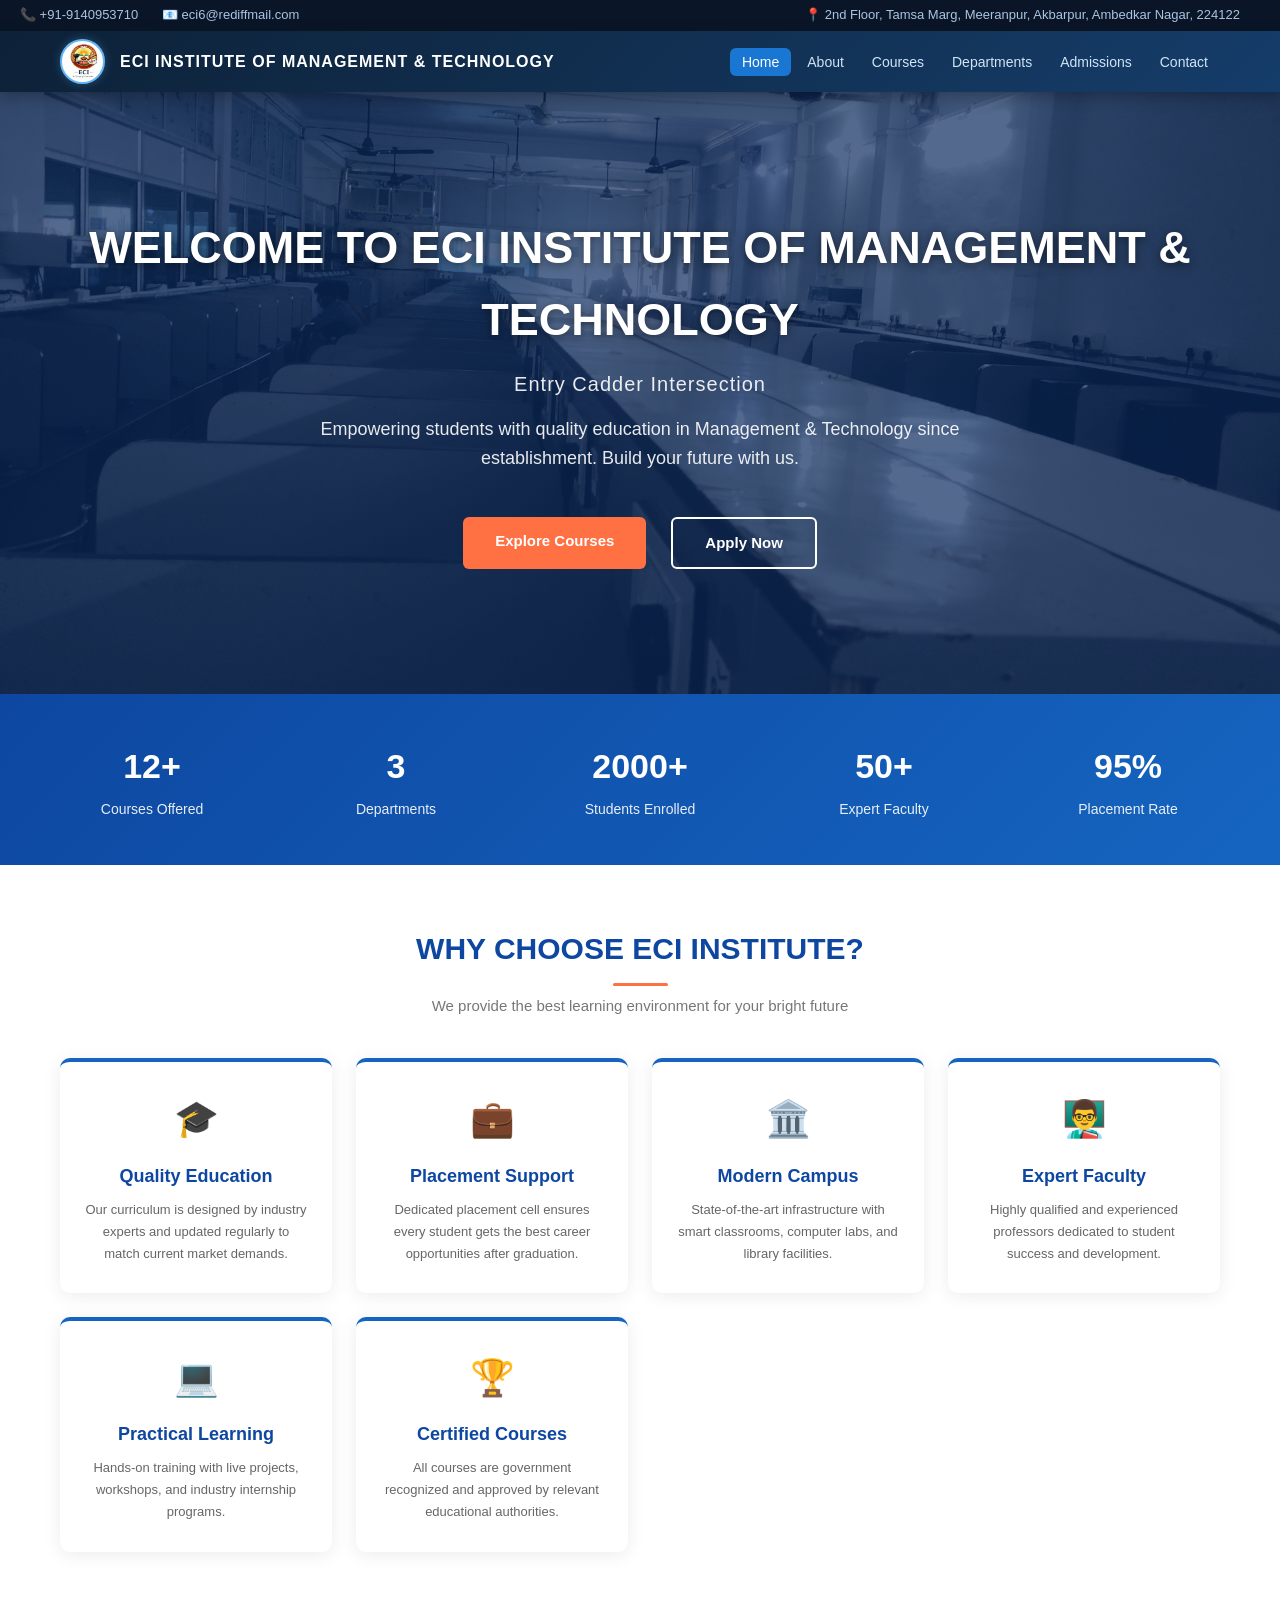
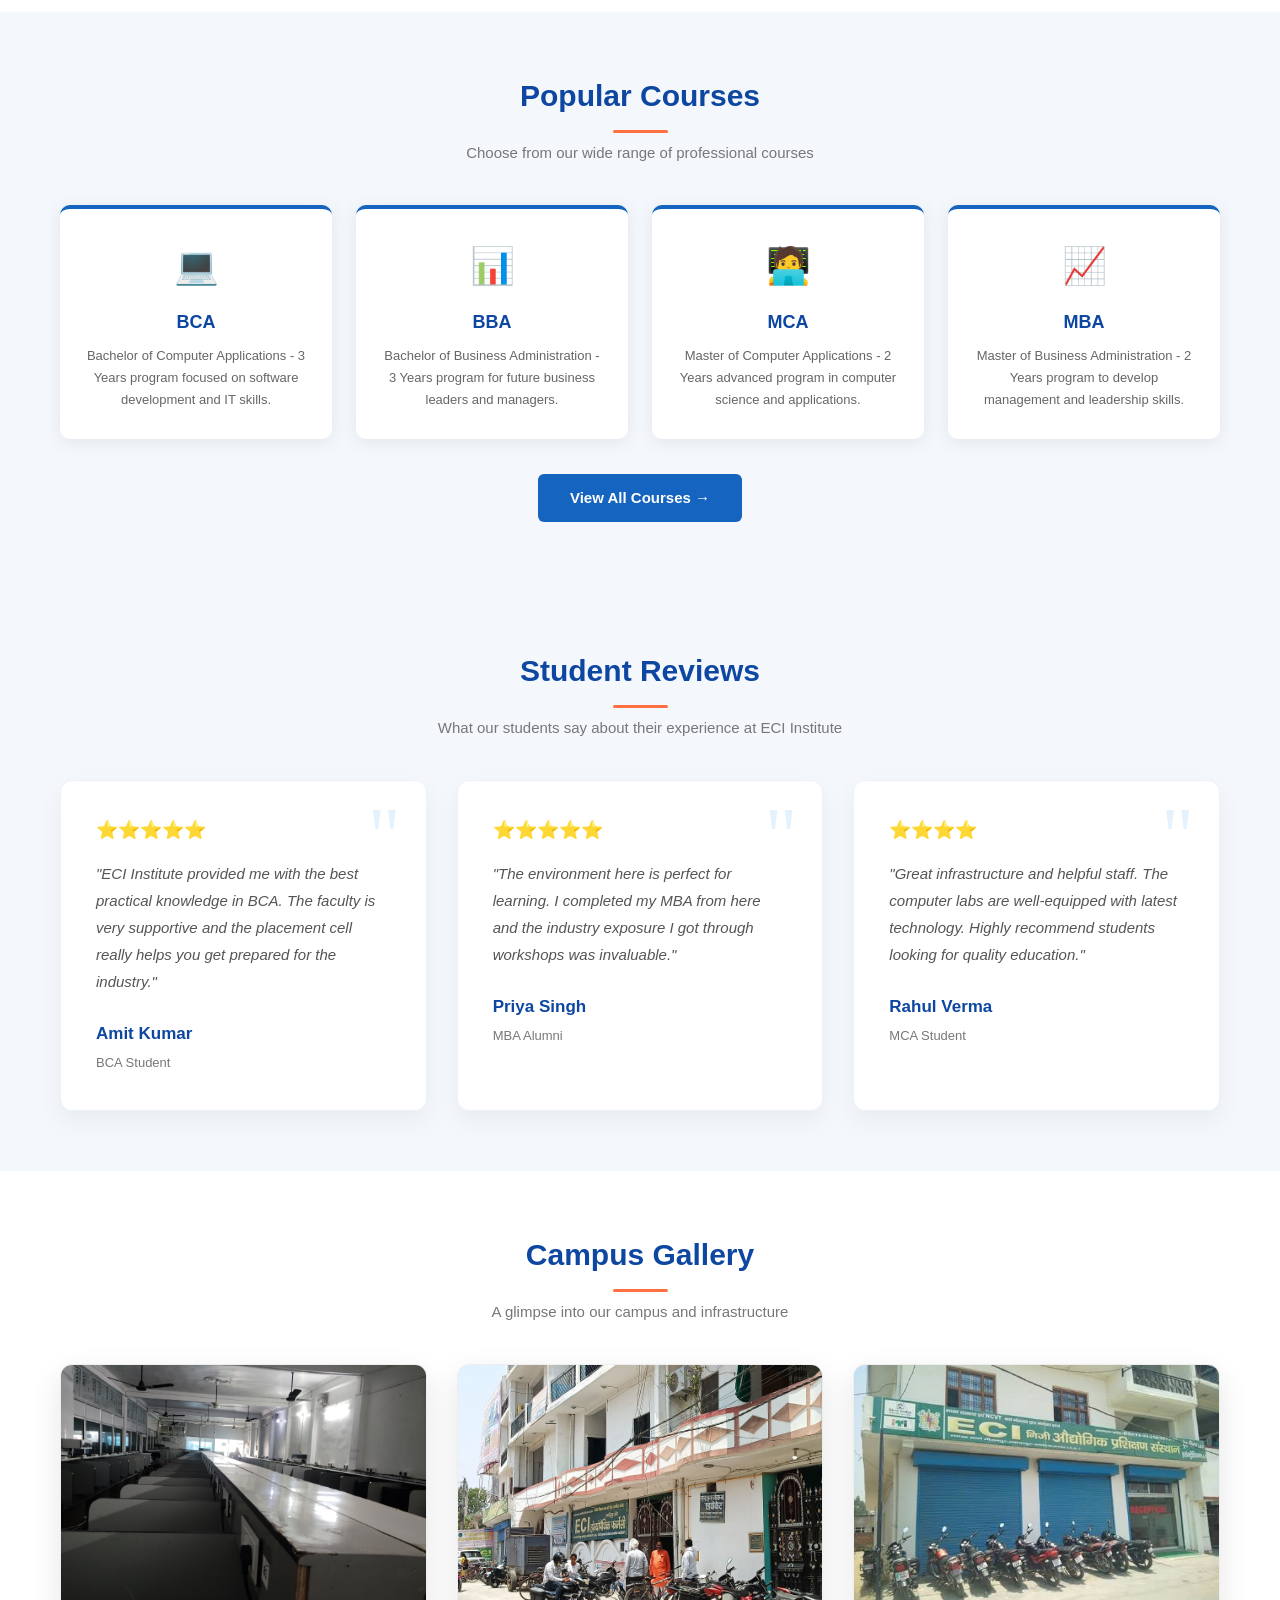
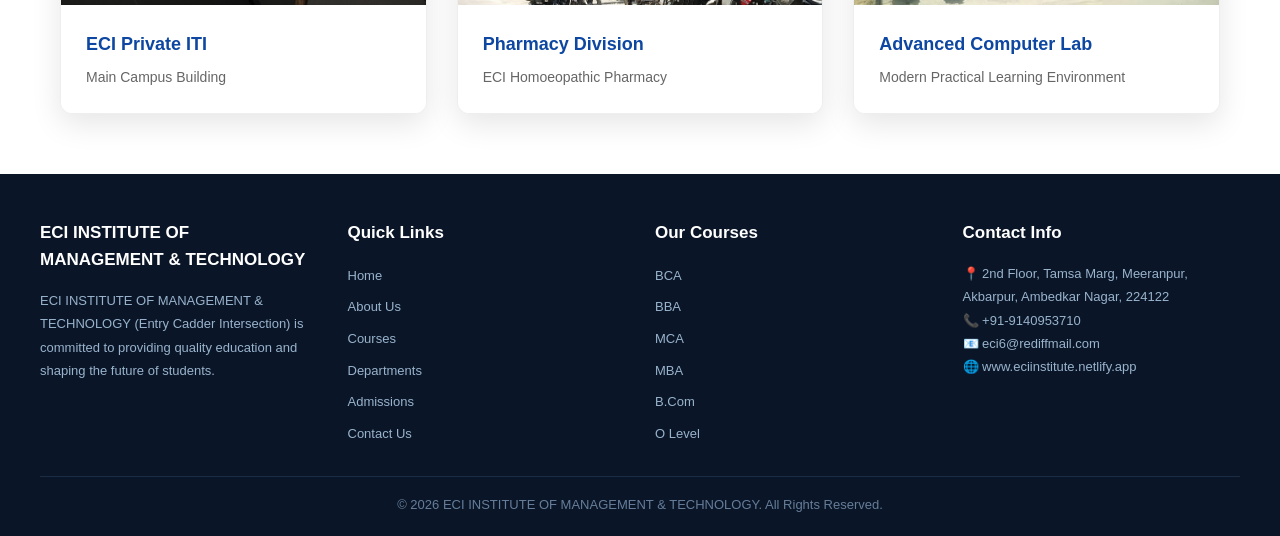
<file: index.html>
<!DOCTYPE html>
<html lang="en">
<head>
    <meta charset="UTF-8">
    <meta name="viewport" content="width=device-width, initial-scale=1.0">
    <title>ECI INSTITUTE OF MANAGEMENT & TECHNOLOGY</title>
    <link rel="stylesheet" href="style.css">
</head>
<body>

    <!-- Top Bar -->
    <div class="top-bar">
        <div>
            <span>📞 +91-9140953710</span>
            <span>📧 eci6@rediffmail.com</span>
        </div>
        <div>
            <span>📍 2nd Floor, Tamsa Marg, Meeranpur, Akbarpur, Ambedkar Nagar, 224122</span>
        </div>
    </div>

    <!-- Header -->
    <header>
        <div class="header-container">
            <a href="index.html" class="logo">
                <img src="images/logo.jpg" alt="ECI Logo">
                <div class="logo-text">
                    <h1>ECI INSTITUTE OF MANAGEMENT & TECHNOLOGY</h1>
                </div>
            </a>
            <div class="burger-menu" id="burger">
                <span></span>
                <span></span>
                <span></span>
            </div>
            <nav>
                <ul>
                    <li><a href="index.html" class="active">Home</a></li>
                    <li><a href="about.html">About</a></li>
                    <li><a href="courses.html">Courses</a></li>
                    <li><a href="departments.html">Departments</a></li>
                    <li><a href="admissions.html">Admissions</a></li>
                    <li><a href="contact.html">Contact</a></li>
                </ul>
            </nav>
        </div>
    </header>

    <!-- Hero Section -->
    <section class="hero" style="background: linear-gradient(rgba(10, 42, 94, 0.7), rgba(10, 42, 94, 0.7)), url('images/iti-building.jpg'); background-size: cover; background-position: center;">
        <h2>WELCOME TO ECI INSTITUTE OF MANAGEMENT & TECHNOLOGY</h2>
        <h3>Entry Cadder Intersection</h3>
        <p>Empowering students with quality education in Management & Technology since establishment. Build your future with us.</p>
        <div class="hero-btns">
            <a href="courses.html" class="btn btn-primary">Explore Courses</a>
            <a href="admissions.html" class="btn btn-outline">Apply Now</a>
        </div>
    </section>

    <!-- Stats Bar -->
    <div class="stats-bar">
        <div class="stats-grid">
            <div class="stat-item">
                <h3>12+</h3>
                <p>Courses Offered</p>
            </div>
            <div class="stat-item">
                <h3>3</h3>
                <p>Departments</p>
            </div>
            <div class="stat-item">
                <h3>2000+</h3>
                <p>Students Enrolled</p>
            </div>
            <div class="stat-item">
                <h3>50+</h3>
                <p>Expert Faculty</p>
            </div>
            <div class="stat-item">
                <h3>95%</h3>
                <p>Placement Rate</p>
            </div>
        </div>
    </div>

    <!-- Why Choose Us -->
    <div class="section">
        <div class="section-title">
            <h2>WHY CHOOSE ECI INSTITUTE?</h2>
            <p>We provide the best learning environment for your bright future</p>
        </div>
        <div class="card-grid">
            <div class="card">
                <div class="icon">🎓</div>
                <h3>Quality Education</h3>
                <p>Our curriculum is designed by industry experts and updated regularly to match current market demands.</p>
            </div>
            <div class="card">
                <div class="icon">💼</div>
                <h3>Placement Support</h3>
                <p>Dedicated placement cell ensures every student gets the best career opportunities after graduation.</p>
            </div>
            <div class="card">
                <div class="icon">🏛️</div>
                <h3>Modern Campus</h3>
                <p>State-of-the-art infrastructure with smart classrooms, computer labs, and library facilities.</p>
            </div>
            <div class="card">
                <div class="icon">👨‍🏫</div>
                <h3>Expert Faculty</h3>
                <p>Highly qualified and experienced professors dedicated to student success and development.</p>
            </div>
            <div class="card">
                <div class="icon">💻</div>
                <h3>Practical Learning</h3>
                <p>Hands-on training with live projects, workshops, and industry internship programs.</p>
            </div>
            <div class="card">
                <div class="icon">🏆</div>
                <h3>Certified Courses</h3>
                <p>All courses are government recognized and approved by relevant educational authorities.</p>
            </div>
        </div>
    </div>

    <div class="section-gray">
        <div class="section" style="padding-top:60px; padding-bottom:60px;">
            <div class="section-title">
                <h2>Popular Courses</h2>
                <p>Choose from our wide range of professional courses</p>
            </div>
            <div class="card-grid">
                <div class="card">
                    <div class="icon">💻</div>
                    <h3>BCA</h3>
                    <p>Bachelor of Computer Applications - 3 Years program focused on software development and IT skills.</p>
                </div>
                <div class="card">
                    <div class="icon">📊</div>
                    <h3>BBA</h3>
                    <p>Bachelor of Business Administration - 3 Years program for future business leaders and managers.</p>
                </div>
                <div class="card">
                    <div class="icon">🧑‍💻</div>
                    <h3>MCA</h3>
                    <p>Master of Computer Applications - 2 Years advanced program in computer science and applications.</p>
                </div>
                <div class="card">
                    <div class="icon">📈</div>
                    <h3>MBA</h3>
                    <p>Master of Business Administration - 2 Years program to develop management and leadership skills.</p>
                </div>
            </div>
            <div style="text-align:center; margin-top:30px;">
                <a href="courses.html" class="btn btn-blue">View All Courses →</a>
            </div>
        </div>
    </div>

    <!-- Student Reviews Section -->
    <div class="section-gray">
        <div class="section">
            <div class="section-title">
                <h2>Student Reviews</h2>
                <p>What our students say about their experience at ECI Institute</p>
            </div>
            <div class="review-grid">
                <div class="review-card">
                    <div class="review-stars">⭐⭐⭐⭐⭐</div>
                    <p class="review-text">"ECI Institute provided me with the best practical knowledge in BCA. The faculty is very supportive and the placement cell really helps you get prepared for the industry."</p>
                    <div class="review-author">
                        <h4>Amit Kumar</h4>
                        <span>BCA Student</span>
                    </div>
                </div>
                <div class="review-card">
                    <div class="review-stars">⭐⭐⭐⭐⭐</div>
                    <p class="review-text">"The environment here is perfect for learning. I completed my MBA from here and the industry exposure I got through workshops was invaluable."</p>
                    <div class="review-author">
                        <h4>Priya Singh</h4>
                        <span>MBA Alumni</span>
                    </div>
                </div>
                <div class="review-card">
                    <div class="review-stars">⭐⭐⭐⭐</div>
                    <p class="review-text">"Great infrastructure and helpful staff. The computer labs are well-equipped with latest technology. Highly recommend students looking for quality education."</p>
                    <div class="review-author">
                        <h4>Rahul Verma</h4>
                        <span>MCA Student</span>
                    </div>
                </div>
            </div>
        </div>
    </div>

    <!-- Gallery Section -->
    <div class="section">
        <div class="section-title">
            <h2>Campus Gallery</h2>
            <p>A glimpse into our campus and infrastructure</p>
        </div>
        <div class="gallery-grid">
            <div class="gallery-item">
                <div class="gallery-img-container">
                    <img src="images/iti-building.jpg" alt="ECI Private ITI Campus">
                </div>
                <div class="gallery-info">
                    <h4>ECI Private ITI</h4>
                    <p>Main Campus Building</p>
                </div>
            </div>
            <div class="gallery-item">
                <div class="gallery-img-container">
                    <img src="images/pharmacy.jpg" alt="ECI Homeopathic Pharmacy">
                </div>
                <div class="gallery-info">
                    <h4>Pharmacy Division</h4>
                    <p>ECI Homoeopathic Pharmacy</p>
                </div>
            </div>
            <div class="gallery-item">
                <div class="gallery-img-container">
                    <img src="images/lab.jpg" alt="ECI Computer Lab">
                </div>
                <div class="gallery-info">
                    <h4>Advanced Computer Lab</h4>
                    <p>Modern Practical Learning Environment</p>
                </div>
            </div>
        </div>
    </div>

    <!-- Footer -->
    <footer>
        <div class="footer-grid">
            <div class="footer-col">
                <h3>ECI INSTITUTE OF MANAGEMENT & TECHNOLOGY</h3>
                <p>ECI INSTITUTE OF MANAGEMENT & TECHNOLOGY (Entry Cadder Intersection) is committed to providing quality education and shaping the future of students.</p>
            </div>
            <div class="footer-col">
                <h3>Quick Links</h3>
                <ul>
                    <li><a href="index.html">Home</a></li>
                    <li><a href="about.html">About Us</a></li>
                    <li><a href="courses.html">Courses</a></li>
                    <li><a href="departments.html">Departments</a></li>
                    <li><a href="admissions.html">Admissions</a></li>
                    <li><a href="contact.html">Contact Us</a></li>
                </ul>
            </div>
            <div class="footer-col">
                <h3>Our Courses</h3>
                <ul>
                    <li><a href="courses.html">BCA</a></li>
                    <li><a href="courses.html">BBA</a></li>
                    <li><a href="courses.html">MCA</a></li>
                    <li><a href="courses.html">MBA</a></li>
                    <li><a href="courses.html">B.Com</a></li>
                    <li><a href="courses.html">O Level</a></li>
                </ul>
            </div>
            <div class="footer-col">
                <h3>Contact Info</h3>
                <p>📍 2nd Floor, Tamsa Marg, Meeranpur, Akbarpur, Ambedkar Nagar, 224122</p>
                <p>📞 +91-9140953710</p>
                <p>📧 eci6@rediffmail.com</p>
                <p>🌐 www.eciinstitute.netlify.app</p>
            </div>
        </div>
        <div class="footer-bottom">
            <p>&copy; 2026 ECI INSTITUTE OF MANAGEMENT & TECHNOLOGY. All Rights Reserved.</p>
        </div>
    </footer>

    <!-- Lightbox Modal -->
    <div id="lightbox" class="lightbox">
        <span class="close-lightbox">&times;</span>
        <img class="lightbox-content" id="lightbox-img">
    </div>

    <script>
        const burger = document.getElementById('burger');
        const nav = document.querySelector('nav');

        burger.addEventListener('click', () => {
            burger.classList.toggle('active');
            nav.classList.toggle('active');
        });

        // Close menu when clicking a link
        document.querySelectorAll('nav a').forEach(link => {
            link.addEventListener('click', () => {
                burger.classList.remove('active');
                nav.classList.remove('active');
            });
        });

        // Lightbox Functionality
        const lightbox = document.getElementById('lightbox');
        const lightboxImg = document.getElementById('lightbox-img');
        const closeBtn = document.querySelector('.close-lightbox');

        document.querySelectorAll('.gallery-img-container img').forEach(img => {
            img.style.cursor = 'zoom-in';
            img.addEventListener('click', () => {
                lightbox.style.display = 'flex';
                lightboxImg.src = img.src;
            });
        });

        closeBtn.addEventListener('click', () => {
            lightbox.style.display = 'none';
        });

        lightbox.addEventListener('click', (e) => {
            if (e.target !== lightboxImg) {
                lightbox.style.display = 'none';
            }
        });
    </script>
</body>
</html>
</file>
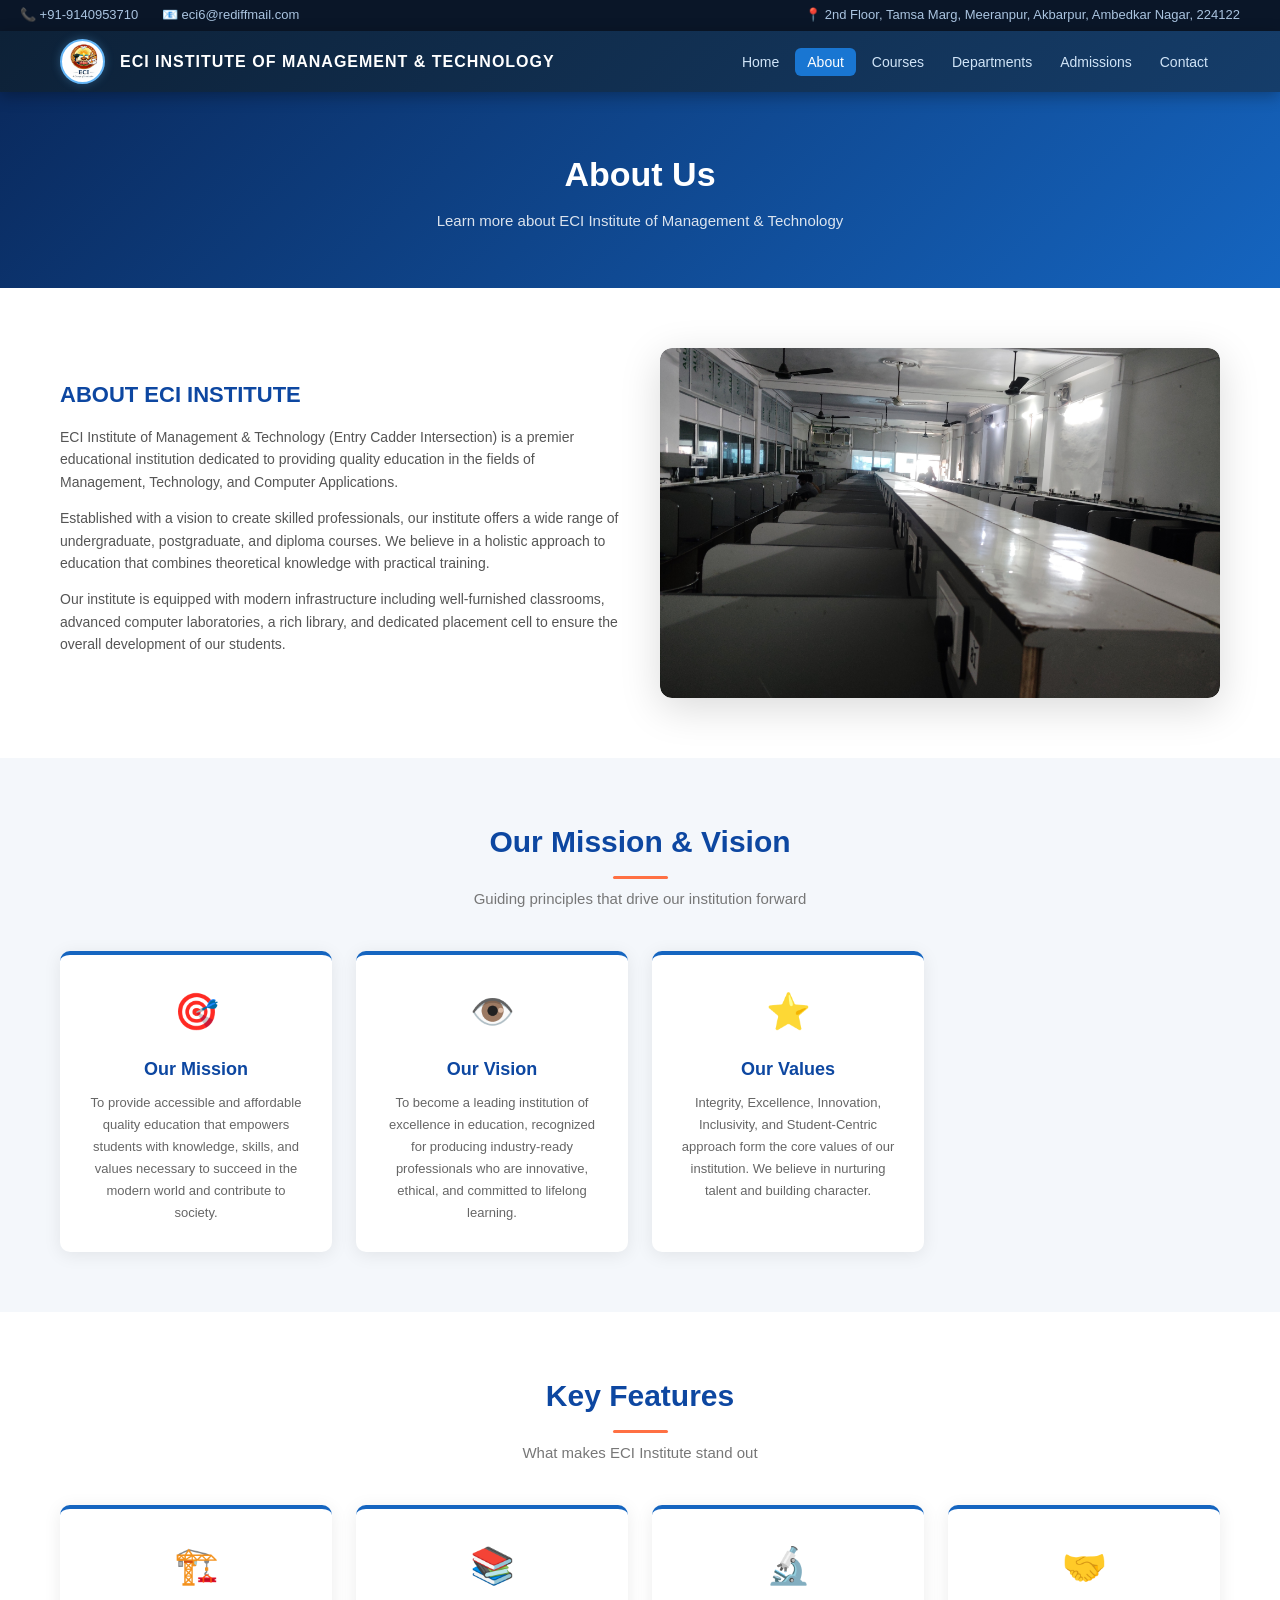
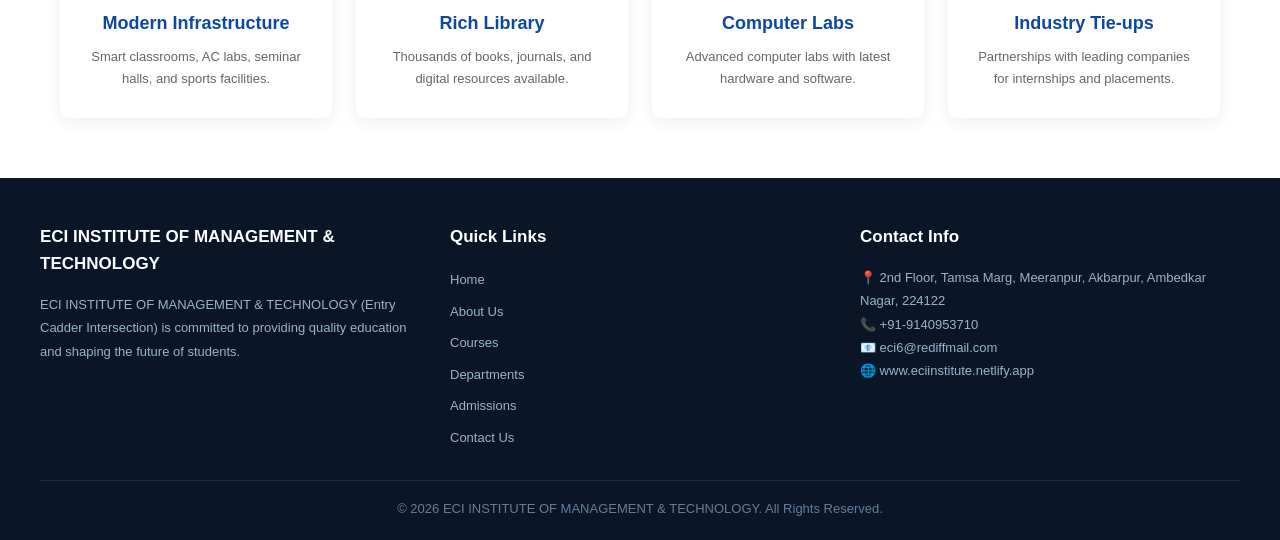
<file: about.html>
<!DOCTYPE html>
<html lang="en">
<head>
    <meta charset="UTF-8">
    <meta name="viewport" content="width=device-width, initial-scale=1.0">
    <title>ABOUT US - ECI INSTITUTE OF MANAGEMENT & TECHNOLOGY</title>
    <link rel="stylesheet" href="style.css">
</head>
<body>

    <!-- Top Bar -->
    <div class="top-bar">
        <div>
            <span>📞 +91-9140953710</span>
            <span>📧 eci6@rediffmail.com</span>
        </div>
        <div>
            <span>📍 2nd Floor, Tamsa Marg, Meeranpur, Akbarpur, Ambedkar Nagar, 224122</span>
        </div>
    </div>

    <!-- Header -->
    <header>
        <div class="header-container">
            <a href="index.html" class="logo">
                <img src="images/logo.jpg" alt="ECI Logo">
                <div class="logo-text">
                    <h1>ECI INSTITUTE OF MANAGEMENT & TECHNOLOGY</h1>
                </div>
            </a>
            <div class="burger-menu" id="burger">
                <span></span>
                <span></span>
                <span></span>
            </div>
            <nav>
                <ul>
                    <li><a href="index.html">Home</a></li>
                    <li><a href="about.html" class="active">About</a></li>
                    <li><a href="courses.html">Courses</a></li>
                    <li><a href="departments.html">Departments</a></li>
                    <li><a href="admissions.html">Admissions</a></li>
                    <li><a href="contact.html">Contact</a></li>
                </ul>
            </nav>
        </div>
    </header>

    <!-- Page Banner -->
    <section class="page-banner">
        <h2>About Us</h2>
        <p>Learn more about ECI Institute of Management & Technology</p>
    </section>

    <!-- About Content -->
    <div class="section">
        <div class="about-grid">
            <div class="about-text">
                <h3>ABOUT ECI INSTITUTE</h3>
                <p>ECI Institute of Management & Technology (Entry Cadder Intersection) is a premier educational institution dedicated to providing quality education in the fields of Management, Technology, and Computer Applications.</p>
                <p>Established with a vision to create skilled professionals, our institute offers a wide range of undergraduate, postgraduate, and diploma courses. We believe in a holistic approach to education that combines theoretical knowledge with practical training.</p>
                <p>Our institute is equipped with modern infrastructure including well-furnished classrooms, advanced computer laboratories, a rich library, and dedicated placement cell to ensure the overall development of our students.</p>
            </div>
            <div class="about-img-box" style="background: none; height: auto; padding: 0; box-shadow: 0 10px 40px rgba(0,0,0,0.15); overflow: hidden;">
                <img src="images/iti-building.jpg" alt="ECI Private ITI Campus" style="width: 100%; height: 350px; object-fit: cover; border-radius: 12px; display: block;">
            </div>
        </div>
    </div>

    <!-- Mission & Vision -->
    <div class="section-gray">
        <div class="section">
            <div class="section-title">
                <h2>Our Mission & Vision</h2>
                <p>Guiding principles that drive our institution forward</p>
            </div>
            <div class="card-grid">
                <div class="card">
                    <div class="icon">🎯</div>
                    <h3>Our Mission</h3>
                    <p>To provide accessible and affordable quality education that empowers students with knowledge, skills, and values necessary to succeed in the modern world and contribute to society.</p>
                </div>
                <div class="card">
                    <div class="icon">👁️</div>
                    <h3>Our Vision</h3>
                    <p>To become a leading institution of excellence in education, recognized for producing industry-ready professionals who are innovative, ethical, and committed to lifelong learning.</p>
                </div>
                <div class="card">
                    <div class="icon">⭐</div>
                    <h3>Our Values</h3>
                    <p>Integrity, Excellence, Innovation, Inclusivity, and Student-Centric approach form the core values of our institution. We believe in nurturing talent and building character.</p>
                </div>
            </div>
        </div>
    </div>

    <!-- Key Features -->
    <div class="section">
        <div class="section-title">
            <h2>Key Features</h2>
            <p>What makes ECI Institute stand out</p>
        </div>
        <div class="card-grid">
            <div class="card">
                <div class="icon">🏗️</div>
                <h3>Modern Infrastructure</h3>
                <p>Smart classrooms, AC labs, seminar halls, and sports facilities.</p>
            </div>
            <div class="card">
                <div class="icon">📚</div>
                <h3>Rich Library</h3>
                <p>Thousands of books, journals, and digital resources available.</p>
            </div>
            <div class="card">
                <div class="icon">🔬</div>
                <h3>Computer Labs</h3>
                <p>Advanced computer labs with latest hardware and software.</p>
            </div>
            <div class="card">
                <div class="icon">🤝</div>
                <h3>Industry Tie-ups</h3>
                <p>Partnerships with leading companies for internships and placements.</p>
            </div>
        </div>
    </div>

    <!-- Footer -->
    <footer>
        <div class="footer-grid">
            <div class="footer-col">
                <h3>ECI INSTITUTE OF MANAGEMENT & TECHNOLOGY</h3>
                <p>ECI INSTITUTE OF MANAGEMENT & TECHNOLOGY (Entry Cadder Intersection) is committed to providing quality education and shaping the future of students.</p>
            </div>
            <div class="footer-col">
                <h3>Quick Links</h3>
                <ul>
                    <li><a href="index.html">Home</a></li>
                    <li><a href="about.html">About Us</a></li>
                    <li><a href="courses.html">Courses</a></li>
                    <li><a href="departments.html">Departments</a></li>
                    <li><a href="admissions.html">Admissions</a></li>
                    <li><a href="contact.html">Contact Us</a></li>
                </ul>
            </div>
            <div class="footer-col">
                <h3>Contact Info</h3>
                <p>📍 2nd Floor, Tamsa Marg, Meeranpur, Akbarpur, Ambedkar Nagar, 224122</p>
                <p>📞 +91-9140953710</p>
                <p>📧 eci6@rediffmail.com</p>
                <p>🌐 www.eciinstitute.netlify.app</p>
            </div>
        </div>
        <div class="footer-bottom">
            <p>&copy; 2026 ECI INSTITUTE OF MANAGEMENT & TECHNOLOGY. All Rights Reserved.</p>
        </div>
    </footer>

    <script>
        const burger = document.getElementById('burger');
        const nav = document.querySelector('nav');

        burger.addEventListener('click', () => {
            burger.classList.toggle('active');
            nav.classList.toggle('active');
        });

        document.querySelectorAll('nav a').forEach(link => {
            link.addEventListener('click', () => {
                burger.classList.remove('active');
                nav.classList.remove('active');
            });
        });
    </script>
</body>
</html>
</file>
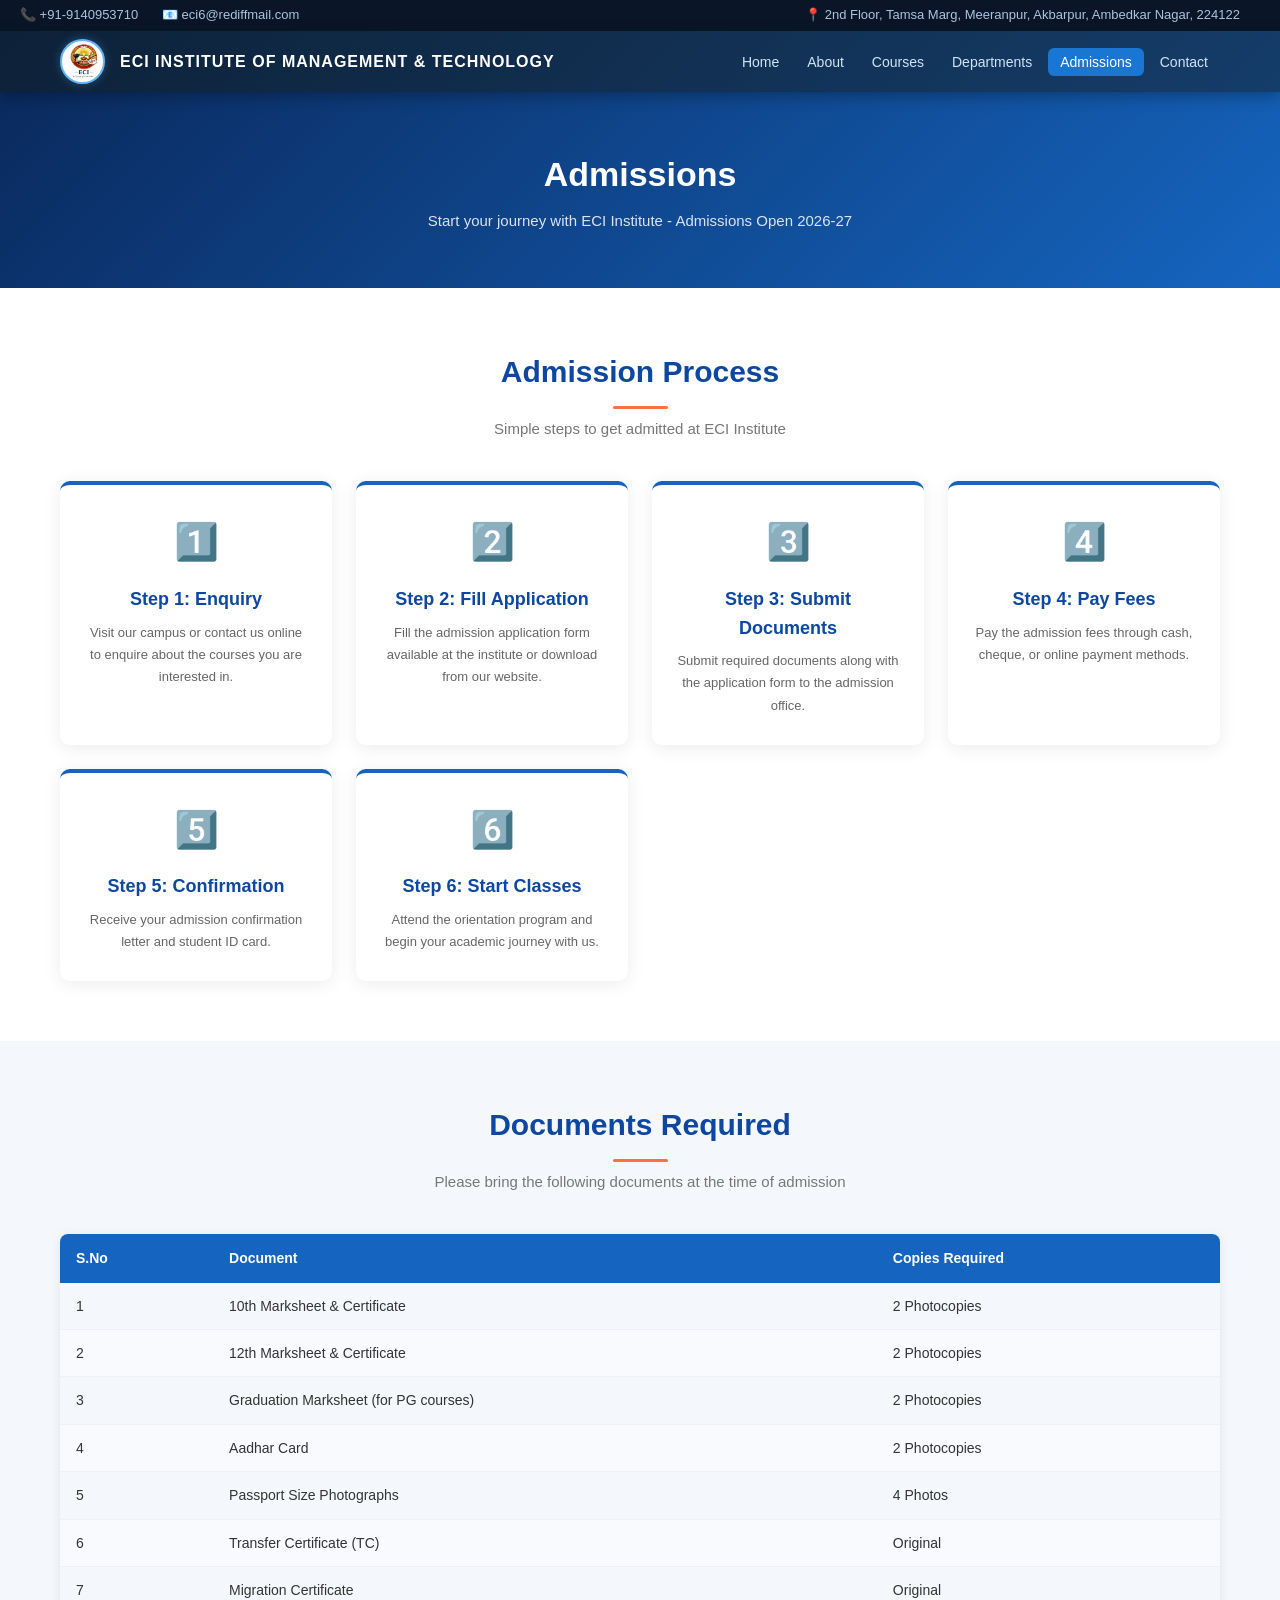
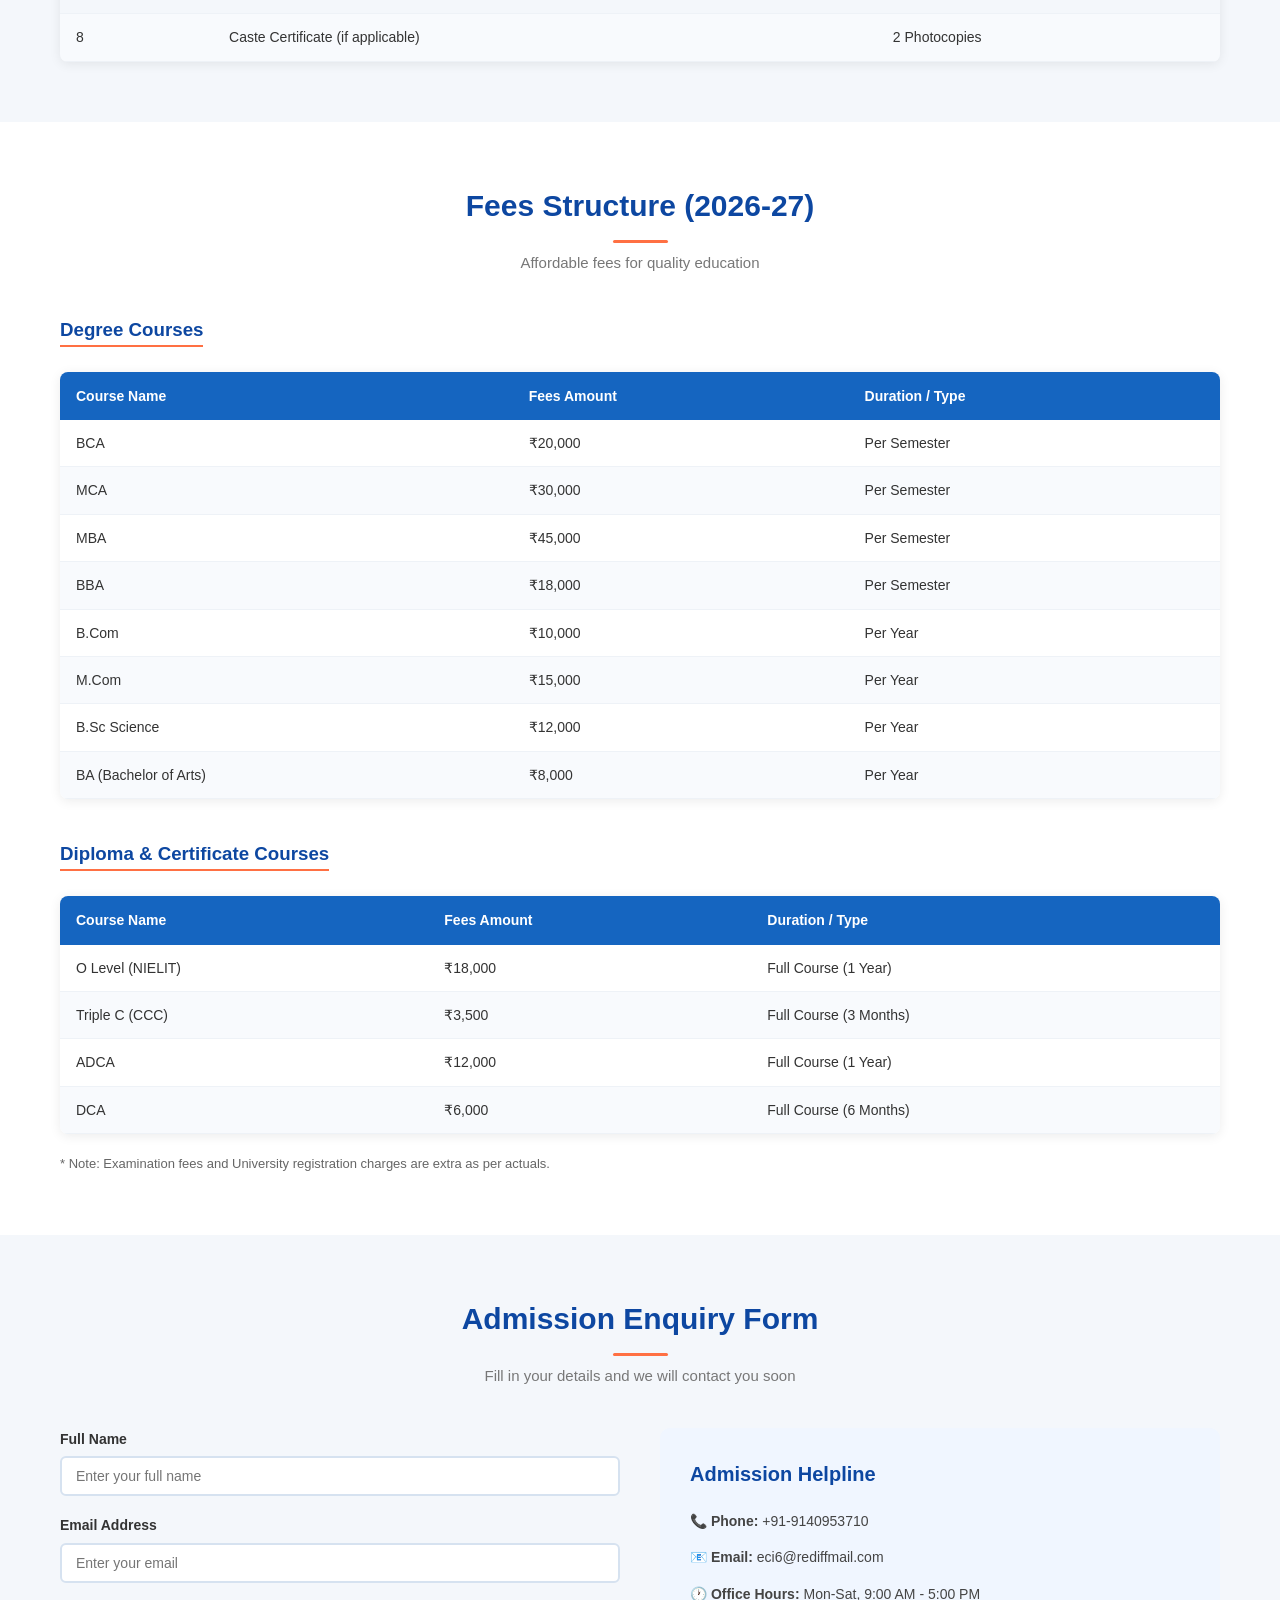
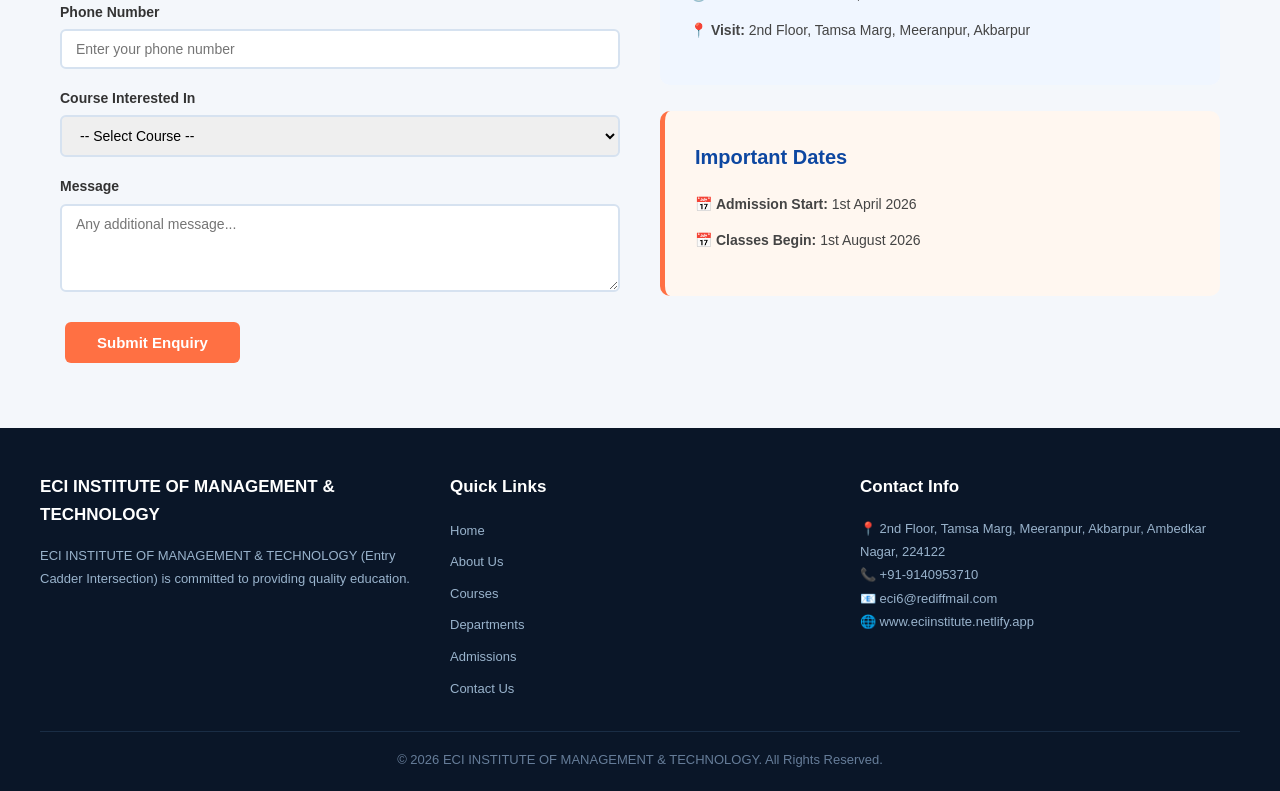
<file: admissions.html>
<!DOCTYPE html>
<html lang="en">
<head>
    <meta charset="UTF-8">
    <meta name="viewport" content="width=device-width, initial-scale=1.0">
    <title>ADMISSIONS - ECI INSTITUTE OF MANAGEMENT & TECHNOLOGY</title>
    <link rel="stylesheet" href="style.css">
</head>
<body>

    <!-- Top Bar -->
    <div class="top-bar">
        <div>
            <span>📞 +91-9140953710</span>
            <span>📧 eci6@rediffmail.com</span>
        </div>
        <div>
            <span>📍 2nd Floor, Tamsa Marg, Meeranpur, Akbarpur, Ambedkar Nagar, 224122</span>
        </div>
    </div>

    <!-- Header -->
    <header>
        <div class="header-container">
            <a href="index.html" class="logo">
                <img src="images/logo.jpg" alt="ECI Logo">
                <div class="logo-text">
                    <h1>ECI INSTITUTE OF MANAGEMENT & TECHNOLOGY</h1>
                </div>
            </a>
            <div class="burger-menu" id="burger">
                <span></span>
                <span></span>
                <span></span>
            </div>
            <nav>
                <ul>
                    <li><a href="index.html">Home</a></li>
                    <li><a href="about.html">About</a></li>
                    <li><a href="courses.html">Courses</a></li>
                    <li><a href="departments.html">Departments</a></li>
                    <li><a href="admissions.html" class="active">Admissions</a></li>
                    <li><a href="contact.html">Contact</a></li>
                </ul>
            </nav>
        </div>
    </header>

    <!-- Page Banner -->
    <section class="page-banner">
        <h2>Admissions</h2>
        <p>Start your journey with ECI Institute - Admissions Open 2026-27</p>
    </section>

    <!-- Admission Process -->
    <div class="section">
        <div class="section-title">
            <h2>Admission Process</h2>
            <p>Simple steps to get admitted at ECI Institute</p>
        </div>
        <div class="card-grid">
            <div class="card">
                <div class="icon">1️⃣</div>
                <h3>Step 1: Enquiry</h3>
                <p>Visit our campus or contact us online to enquire about the courses you are interested in.</p>
            </div>
            <div class="card">
                <div class="icon">2️⃣</div>
                <h3>Step 2: Fill Application</h3>
                <p>Fill the admission application form available at the institute or download from our website.</p>
            </div>
            <div class="card">
                <div class="icon">3️⃣</div>
                <h3>Step 3: Submit Documents</h3>
                <p>Submit required documents along with the application form to the admission office.</p>
            </div>
            <div class="card">
                <div class="icon">4️⃣</div>
                <h3>Step 4: Pay Fees</h3>
                <p>Pay the admission fees through cash, cheque, or online payment methods.</p>
            </div>
            <div class="card">
                <div class="icon">5️⃣</div>
                <h3>Step 5: Confirmation</h3>
                <p>Receive your admission confirmation letter and student ID card.</p>
            </div>
            <div class="card">
                <div class="icon">6️⃣</div>
                <h3>Step 6: Start Classes</h3>
                <p>Attend the orientation program and begin your academic journey with us.</p>
            </div>
        </div>
    </div>

    <!-- Documents Required -->
    <div class="section-gray">
        <div class="section">
            <div class="section-title">
                <h2>Documents Required</h2>
                <p>Please bring the following documents at the time of admission</p>
            </div>
            <table class="data-table">
                <thead>
                    <tr>
                        <th>S.No</th>
                        <th>Document</th>
                        <th>Copies Required</th>
                    </tr>
                </thead>
                <tbody>
                    <tr>
                        <td>1</td>
                        <td>10th Marksheet & Certificate</td>
                        <td>2 Photocopies</td>
                    </tr>
                    <tr>
                        <td>2</td>
                        <td>12th Marksheet & Certificate</td>
                        <td>2 Photocopies</td>
                    </tr>
                    <tr>
                        <td>3</td>
                        <td>Graduation Marksheet (for PG courses)</td>
                        <td>2 Photocopies</td>
                    </tr>
                    <tr>
                        <td>4</td>
                        <td>Aadhar Card</td>
                        <td>2 Photocopies</td>
                    </tr>
                    <tr>
                        <td>5</td>
                        <td>Passport Size Photographs</td>
                        <td>4 Photos</td>
                    </tr>
                    <tr>
                        <td>6</td>
                        <td>Transfer Certificate (TC)</td>
                        <td>Original</td>
                    </tr>
                    <tr>
                        <td>7</td>
                        <td>Migration Certificate</td>
                        <td>Original</td>
                    </tr>
                    <tr>
                        <td>8</td>
                        <td>Caste Certificate (if applicable)</td>
                        <td>2 Photocopies</td>
                    </tr>
                </tbody>
            </table>
        </div>
    </div>

    <!-- Fees Structure -->
    <div class="section">
        <div class="section-title">
            <h2>Fees Structure (2026-27)</h2>
            <p>Affordable fees for quality education</p>
        </div>
        
        <div class="tabs-container" style="margin-top:20px;">
            <h3 style="color:#0d47a1; margin-bottom:15px; border-bottom:2px solid #ff7043; display:inline-block;">Degree Courses</h3>
            <table class="data-table">
                <thead>
                    <tr>
                        <th>Course Name</th>
                        <th>Fees Amount</th>
                        <th>Duration / Type</th>
                    </tr>
                </thead>
                <tbody>
                    <tr>
                        <td>BCA</td>
                        <td>₹20,000</td>
                        <td>Per Semester</td>
                    </tr>
                    <tr>
                        <td>MCA</td>
                        <td>₹30,000</td>
                        <td>Per Semester</td>
                    </tr>
                    <tr>
                        <td>MBA</td>
                        <td>₹45,000</td>
                        <td>Per Semester</td>
                    </tr>
                    <tr>
                        <td>BBA</td>
                        <td>₹18,000</td>
                        <td>Per Semester</td>
                    </tr>
                    <tr>
                        <td>B.Com</td>
                        <td>₹10,000</td>
                        <td>Per Year</td>
                    </tr>
                    <tr>
                        <td>M.Com</td>
                        <td>₹15,000</td>
                        <td>Per Year</td>
                    </tr>
                    <tr>
                        <td>B.Sc Science</td>
                        <td>₹12,000</td>
                        <td>Per Year</td>
                    </tr>
                    <tr>
                        <td>BA (Bachelor of Arts)</td>
                        <td>₹8,000</td>
                        <td>Per Year</td>
                    </tr>
                </tbody>
            </table>

            <h3 style="color:#0d47a1; margin-top:40px; margin-bottom:15px; border-bottom:2px solid #ff7043; display:inline-block;">Diploma & Certificate Courses</h3>
            <table class="data-table">
                <thead>
                    <tr>
                        <th>Course Name</th>
                        <th>Fees Amount</th>
                        <th>Duration / Type</th>
                    </tr>
                </thead>
                <tbody>
                    <tr>
                        <td>O Level (NIELIT)</td>
                        <td>₹18,000</td>
                        <td>Full Course (1 Year)</td>
                    </tr>
                    <tr>
                        <td>Triple C (CCC)</td>
                        <td>₹3,500</td>
                        <td>Full Course (3 Months)</td>
                    </tr>
                    <tr>
                        <td>ADCA</td>
                        <td>₹12,000</td>
                        <td>Full Course (1 Year)</td>
                    </tr>
                    <tr>
                        <td>DCA</td>
                        <td>₹6,000</td>
                        <td>Full Course (6 Months)</td>
                    </tr>
                </tbody>
            </table>
        </div>
        <p style="margin-top:20px; font-size:13px; color:#666;">* Note: Examination fees and University registration charges are extra as per actuals.</p>
    </div>

    <!-- Admission Enquiry Form -->
    <div class="section-gray">
        <div class="section">
            <div class="section-title">
                <h2>Admission Enquiry Form</h2>
                <p>Fill in your details and we will contact you soon</p>
            </div>
            <div class="contact-grid">
                <div>
                    <form>
                        <div class="form-group">
                            <label>Full Name</label>
                            <input type="text" placeholder="Enter your full name">
                        </div>
                        <div class="form-group">
                            <label>Email Address</label>
                            <input type="email" placeholder="Enter your email">
                        </div>
                        <div class="form-group">
                            <label>Phone Number</label>
                            <input type="tel" placeholder="Enter your phone number">
                        </div>
                        <div class="form-group">
                            <label>Course Interested In</label>
                            <select>
                                <option value="">-- Select Course --</option>
                                <option>BCA</option>
                                <option>BBA</option>
                                <option>B.Com</option>
                                <option>B.Sc Science</option>
                                <option>BA</option>
                                <option>MCA</option>
                                <option>MBA</option>
                                <option>M.Com</option>
                                <option>O Level</option>
                                <option>Triple C (CCC)</option>
                                <option>ADCA</option>
                                <option>DCA</option>
                            </select>
                        </div>
                        <div class="form-group">
                            <label>Message</label>
                            <textarea rows="4" placeholder="Any additional message..."></textarea>
                        </div>
                        <button type="submit" class="btn btn-primary">Submit Enquiry</button>
                    </form>
                </div>
                <div>
                    <div class="contact-info-box">
                        <h3>Admission Helpline</h3>
                        <p>📞 <strong>Phone:</strong> +91-9140953710</p>
                        <p>📧 <strong>Email:</strong> eci6@rediffmail.com</p>
                        <p>🕐 <strong>Office Hours:</strong> Mon-Sat, 9:00 AM - 5:00 PM</p>
                        <p>📍 <strong>Visit:</strong> 2nd Floor, Tamsa Marg, Meeranpur, Akbarpur</p>
                    </div>
                    <br>
                    <div class="contact-info-box" style="background:#fff7f0; border-left:5px solid #ff7043;">
                        <h3>Important Dates</h3>
                        <p>📅 <strong>Admission Start:</strong> 1st April 2026</p>
                        <p>📅 <strong>Classes Begin:</strong> 1st August 2026</p>
                    </div>
                </div>
            </div>
        </div>
    </div>

    <!-- Footer -->
    <footer>
        <div class="footer-grid">
            <div class="footer-col">
                <h3>ECI INSTITUTE OF MANAGEMENT & TECHNOLOGY</h3>
                <p>ECI INSTITUTE OF MANAGEMENT & TECHNOLOGY (Entry Cadder Intersection) is committed to providing quality education.</p>
            </div>
            <div class="footer-col">
                <h3>Quick Links</h3>
                <ul>
                    <li><a href="index.html">Home</a></li>
                    <li><a href="about.html">About Us</a></li>
                    <li><a href="courses.html">Courses</a></li>
                    <li><a href="departments.html">Departments</a></li>
                    <li><a href="admissions.html">Admissions</a></li>
                    <li><a href="contact.html">Contact Us</a></li>
                </ul>
            </div>
            <div class="footer-col">
                <h3>Contact Info</h3>
                <p>📍 2nd Floor, Tamsa Marg, Meeranpur, Akbarpur, Ambedkar Nagar, 224122</p>
                <p>📞 +91-9140953710</p>
                <p>📧 eci6@rediffmail.com</p>
                <p>🌐 www.eciinstitute.netlify.app</p>
            </div>
        </div>
        <div class="footer-bottom">
            <p>&copy; 2026 ECI INSTITUTE OF MANAGEMENT & TECHNOLOGY. All Rights Reserved.</p>
        </div>
    </footer>

    <script>
        const burger = document.getElementById('burger');
        const nav = document.querySelector('nav');

        burger.addEventListener('click', () => {
            burger.classList.toggle('active');
            nav.classList.toggle('active');
        });

        document.querySelectorAll('nav a').forEach(link => {
            link.addEventListener('click', () => {
                burger.classList.remove('active');
                nav.classList.remove('active');
            });
        });
    </script>
</body>
</html>
</file>
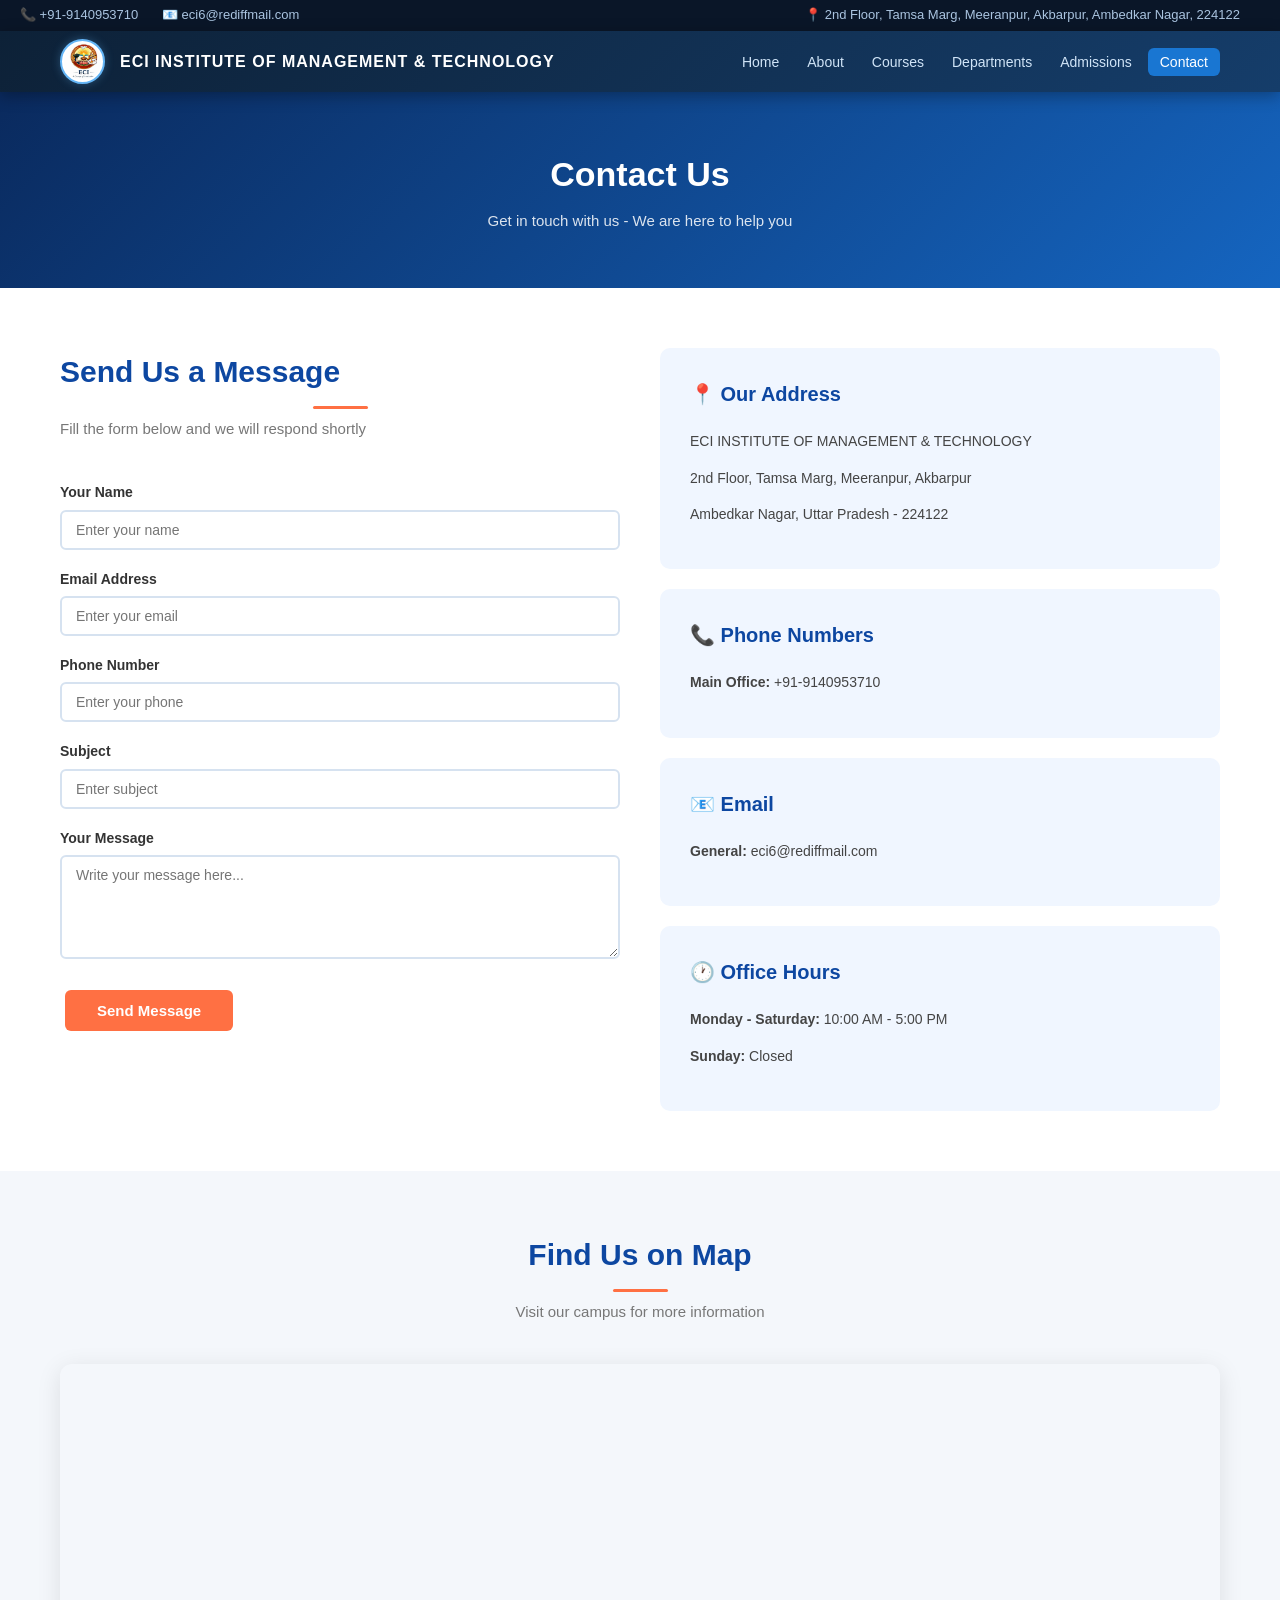
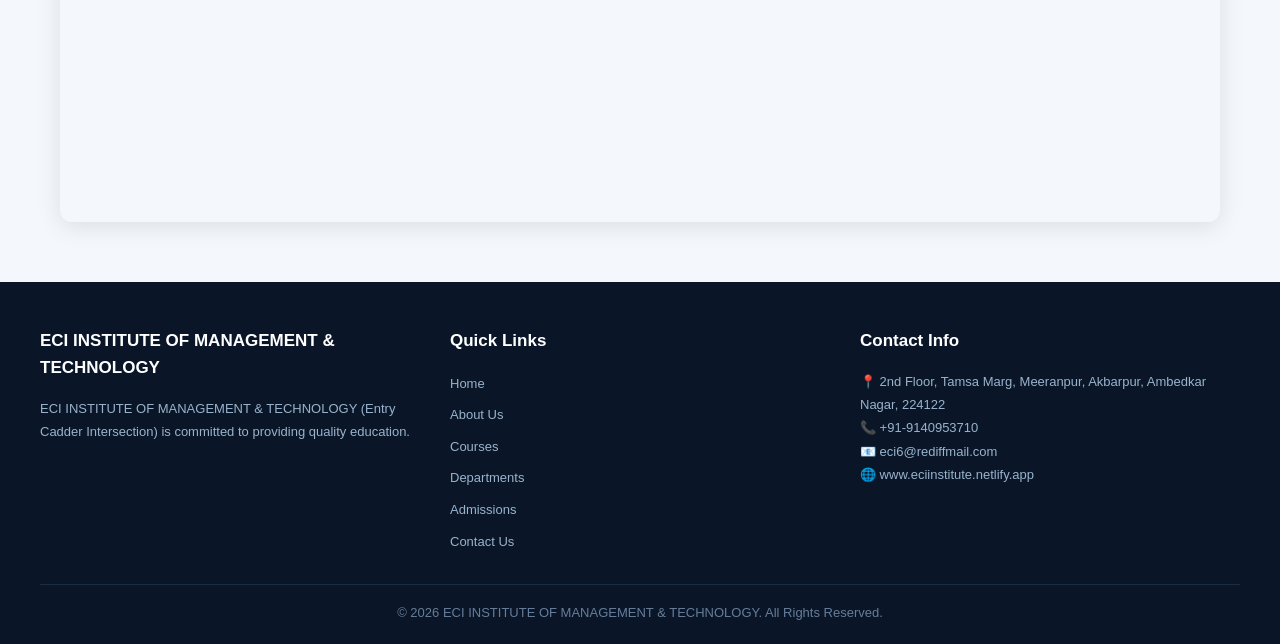
<file: contact.html>
<!DOCTYPE html>
<html lang="en">
<head>
    <meta charset="UTF-8">
    <meta name="viewport" content="width=device-width, initial-scale=1.0">
    <title>CONTACT US - ECI INSTITUTE OF MANAGEMENT & TECHNOLOGY</title>
    <link rel="stylesheet" href="style.css">
</head>
<body>

    <!-- Top Bar -->
    <div class="top-bar">
        <div>
            <span>📞 +91-9140953710</span>
            <span>📧 eci6@rediffmail.com</span>
        </div>
        <div>
            <span>📍 2nd Floor, Tamsa Marg, Meeranpur, Akbarpur, Ambedkar Nagar, 224122</span>
        </div>
    </div>

    <!-- Header -->
    <header>
        <div class="header-container">
            <a href="index.html" class="logo">
                <img src="images/logo.jpg" alt="ECI Logo">
                <div class="logo-text">
                    <h1>ECI INSTITUTE OF MANAGEMENT & TECHNOLOGY</h1>
                </div>
            </a>
            <div class="burger-menu" id="burger">
                <span></span>
                <span></span>
                <span></span>
            </div>
            <nav>
                <ul>
                    <li><a href="index.html">Home</a></li>
                    <li><a href="about.html">About</a></li>
                    <li><a href="courses.html">Courses</a></li>
                    <li><a href="departments.html">Departments</a></li>
                    <li><a href="admissions.html">Admissions</a></li>
                    <li><a href="contact.html" class="active">Contact</a></li>
                </ul>
            </nav>
        </div>
    </header>

    <!-- Page Banner -->
    <section class="page-banner">
        <h2>Contact Us</h2>
        <p>Get in touch with us - We are here to help you</p>
    </section>

    <!-- Contact Section -->
    <div class="section">
        <div class="contact-grid">
            <!-- Contact Form -->
            <div>
                <div class="section-title" style="text-align:left;">
                    <h2>Send Us a Message</h2>
                    <p>Fill the form below and we will respond shortly</p>
                </div>
                <form>
                    <div class="form-group">
                        <label>Your Name</label>
                        <input type="text" placeholder="Enter your name">
                    </div>
                    <div class="form-group">
                        <label>Email Address</label>
                        <input type="email" placeholder="Enter your email">
                    </div>
                    <div class="form-group">
                        <label>Phone Number</label>
                        <input type="tel" placeholder="Enter your phone">
                    </div>
                    <div class="form-group">
                        <label>Subject</label>
                        <input type="text" placeholder="Enter subject">
                    </div>
                    <div class="form-group">
                        <label>Your Message</label>
                        <textarea rows="5" placeholder="Write your message here..."></textarea>
                    </div>
                    <button type="submit" class="btn btn-primary">Send Message</button>
                </form>
            </div>

            <!-- Contact Info -->
            <div>
                <div class="contact-info-box" style="margin-bottom:20px;">
                    <h3>📍 Our Address</h3>
                    <p>ECI INSTITUTE OF MANAGEMENT & TECHNOLOGY</p>
                    <p>2nd Floor, Tamsa Marg, Meeranpur, Akbarpur</p>
                    <p>Ambedkar Nagar, Uttar Pradesh - 224122</p>
                </div>
                <div class="contact-info-box" style="margin-bottom:20px;">
                    <h3>📞 Phone Numbers</h3>
                    <p><strong>Main Office:</strong> +91-9140953710</p>
                </div>
                <div class="contact-info-box" style="margin-bottom:20px;">
                    <h3>📧 Email</h3>
                    <p><strong>General:</strong> eci6@rediffmail.com</p>
                </div>
                <div class="contact-info-box">
                    <h3>🕐 Office Hours</h3>
                    <p><strong>Monday - Saturday:</strong> 10:00 AM - 5:00 PM</p>
                    <p><strong>Sunday:</strong> Closed</p>
                </div>
            </div>
        </div>
    </div>

    <!-- Map Section -->
    <div class="section-gray">
        <div class="section">
            <div class="section-title">
                <h2>Find Us on Map</h2>
                <p>Visit our campus for more information</p>
            </div>
            <div class="map-container" style="border-radius:12px; overflow:hidden; box-shadow: 0 5px 25px rgba(0,0,0,0.1);">
                <iframe 
                    src="https://www.google.com/maps/embed?pb=!1m18!1m12!1m3!1d1156.40121!2d82.525581!3d26.425583!2m3!1f0!2f0!3f0!3m2!1i1024!2i768!4f13.1!3m3!1m2!1s0x0%3A0x0!2zMjbCsDI1JzMyLjEiTiA4MsKwMzEnMzIuMSJF!5e0!3m2!1sen!2sin!4v1712490000000!5m2!1sen!2sin" 
                    width="100%" 
                    height="450" 
                    style="border:0;" 
                    allowfullscreen="" 
                    loading="lazy" 
                    referrerpolicy="no-referrer-when-downgrade">
                </iframe>
            </div>
        </div>
    </div>

    <!-- Footer -->
    <footer>
        <div class="footer-grid">
            <div class="footer-col">
                <h3>ECI INSTITUTE OF MANAGEMENT & TECHNOLOGY</h3>
                <p>ECI INSTITUTE OF MANAGEMENT & TECHNOLOGY (Entry Cadder Intersection) is committed to providing quality education.</p>
            </div>
            <div class="footer-col">
                <h3>Quick Links</h3>
                <ul>
                    <li><a href="index.html">Home</a></li>
                    <li><a href="about.html">About Us</a></li>
                    <li><a href="courses.html">Courses</a></li>
                    <li><a href="departments.html">Departments</a></li>
                    <li><a href="admissions.html">Admissions</a></li>
                    <li><a href="contact.html">Contact Us</a></li>
                </ul>
            </div>
            <div class="footer-col">
                <h3>Contact Info</h3>
                <p>📍 2nd Floor, Tamsa Marg, Meeranpur, Akbarpur, Ambedkar Nagar, 224122</p>
                <p>📞 +91-9140953710</p>
                <p>📧 eci6@rediffmail.com</p>
                <p>🌐 www.eciinstitute.netlify.app</p>
            </div>
        </div>
        <div class="footer-bottom">
            <p>&copy; 2026 ECI INSTITUTE OF MANAGEMENT & TECHNOLOGY. All Rights Reserved.</p>
        </div>
    </footer>

    <script>
        const burger = document.getElementById('burger');
        const nav = document.querySelector('nav');

        burger.addEventListener('click', () => {
            burger.classList.toggle('active');
            nav.classList.toggle('active');
        });

        document.querySelectorAll('nav a').forEach(link => {
            link.addEventListener('click', () => {
                burger.classList.remove('active');
                nav.classList.remove('active');
            });
        });
    </script>
</body>
</html>
</file>
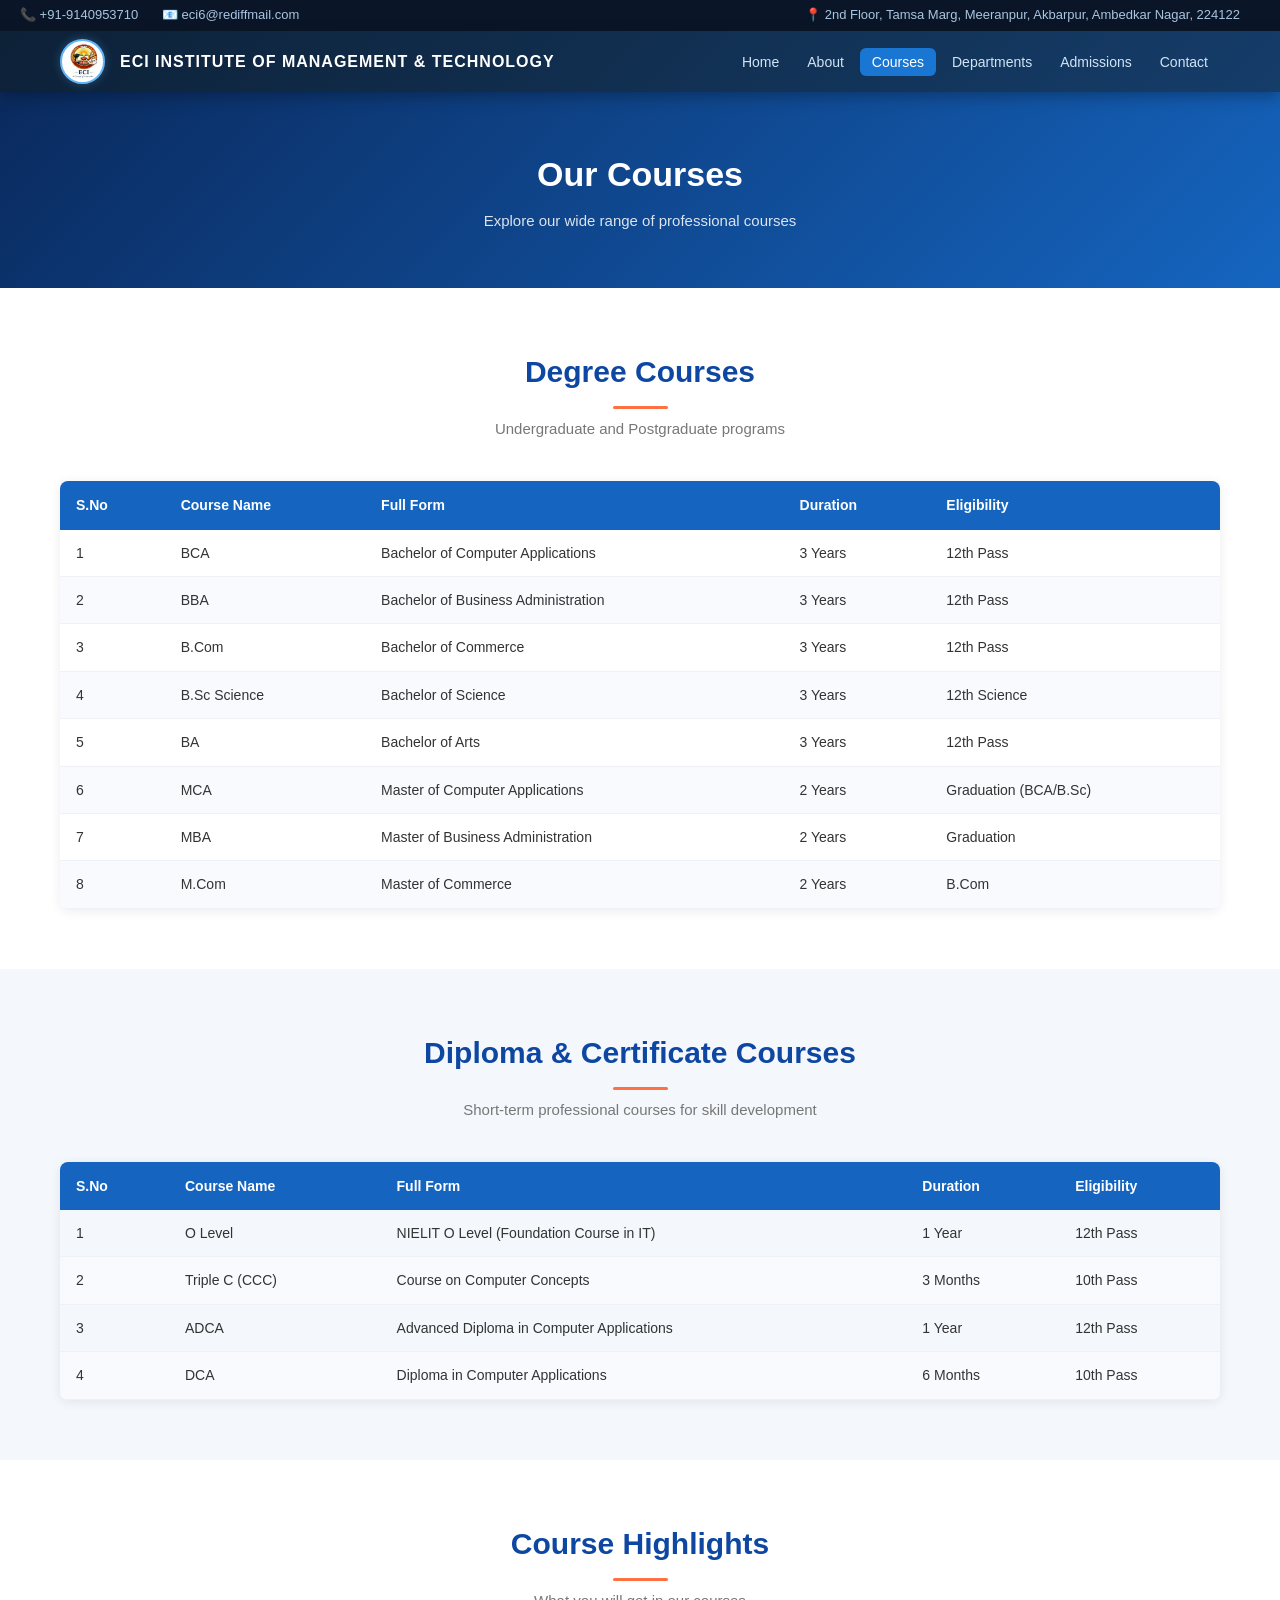
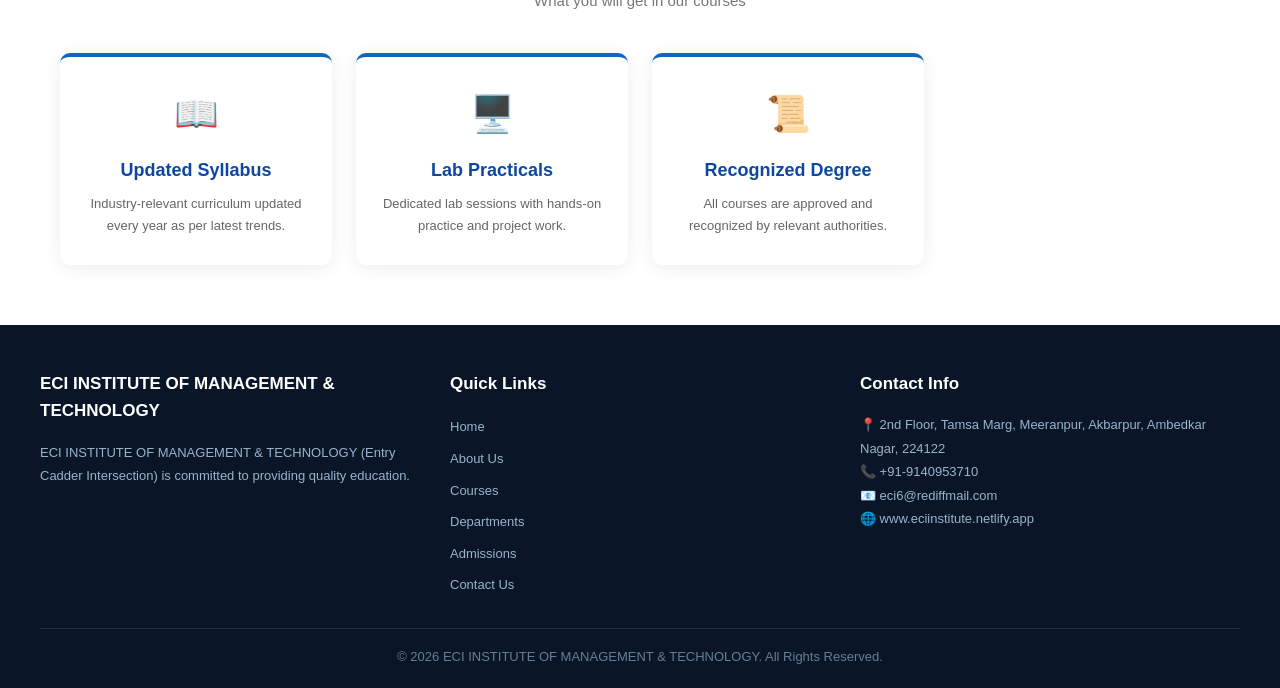
<file: courses.html>
<!DOCTYPE html>
<html lang="en">
<head>
    <meta charset="UTF-8">
    <meta name="viewport" content="width=device-width, initial-scale=1.0">
    <title>COURSES - ECI INSTITUTE OF MANAGEMENT & TECHNOLOGY</title>
    <link rel="stylesheet" href="style.css">
</head>
<body>

    <!-- Top Bar -->
    <div class="top-bar">
        <div>
            <span>📞 +91-9140953710</span>
            <span>📧 eci6@rediffmail.com</span>
        </div>
        <div>
            <span>📍 2nd Floor, Tamsa Marg, Meeranpur, Akbarpur, Ambedkar Nagar, 224122</span>
        </div>
    </div>

    <!-- Header -->
    <header>
        <div class="header-container">
            <a href="index.html" class="logo">
                <img src="images/logo.jpg" alt="ECI Logo">
                <div class="logo-text">
                    <h1>ECI INSTITUTE OF MANAGEMENT & TECHNOLOGY</h1>
                </div>
            </a>
            <div class="burger-menu" id="burger">
                <span></span>
                <span></span>
                <span></span>
            </div>
            <nav>
                <ul>
                    <li><a href="index.html">Home</a></li>
                    <li><a href="about.html">About</a></li>
                    <li><a href="courses.html" class="active">Courses</a></li>
                    <li><a href="departments.html">Departments</a></li>
                    <li><a href="admissions.html">Admissions</a></li>
                    <li><a href="contact.html">Contact</a></li>
                </ul>
            </nav>
        </div>
    </header>

    <!-- Page Banner -->
    <section class="page-banner">
        <h2>Our Courses</h2>
        <p>Explore our wide range of professional courses</p>
    </section>

    <!-- Degree Courses -->
    <div class="section">
        <div class="section-title">
            <h2>Degree Courses</h2>
            <p>Undergraduate and Postgraduate programs</p>
        </div>

        <table class="data-table">
            <thead>
                <tr>
                    <th>S.No</th>
                    <th>Course Name</th>
                    <th>Full Form</th>
                    <th>Duration</th>
                    <th>Eligibility</th>
                </tr>
            </thead>
            <tbody>
                <tr>
                    <td>1</td>
                    <td>BCA</td>
                    <td>Bachelor of Computer Applications</td>
                    <td>3 Years</td>
                    <td>12th Pass</td>
                </tr>
                <tr>
                    <td>2</td>
                    <td>BBA</td>
                    <td>Bachelor of Business Administration</td>
                    <td>3 Years</td>
                    <td>12th Pass</td>
                </tr>
                <tr>
                    <td>3</td>
                    <td>B.Com</td>
                    <td>Bachelor of Commerce</td>
                    <td>3 Years</td>
                    <td>12th Pass</td>
                </tr>
                <tr>
                    <td>4</td>
                    <td>B.Sc Science</td>
                    <td>Bachelor of Science</td>
                    <td>3 Years</td>
                    <td>12th Science</td>
                </tr>
                <tr>
                    <td>5</td>
                    <td>BA</td>
                    <td>Bachelor of Arts</td>
                    <td>3 Years</td>
                    <td>12th Pass</td>
                </tr>
                <tr>
                    <td>6</td>
                    <td>MCA</td>
                    <td>Master of Computer Applications</td>
                    <td>2 Years</td>
                    <td>Graduation (BCA/B.Sc)</td>
                </tr>
                <tr>
                    <td>7</td>
                    <td>MBA</td>
                    <td>Master of Business Administration</td>
                    <td>2 Years</td>
                    <td>Graduation</td>
                </tr>
                <tr>
                    <td>8</td>
                    <td>M.Com</td>
                    <td>Master of Commerce</td>
                    <td>2 Years</td>
                    <td>B.Com</td>
                </tr>
            </tbody>
        </table>
    </div>

    <!-- Diploma & Certificate -->
    <div class="section-gray">
        <div class="section">
            <div class="section-title">
                <h2>Diploma & Certificate Courses</h2>
                <p>Short-term professional courses for skill development</p>
            </div>

            <table class="data-table">
                <thead>
                    <tr>
                        <th>S.No</th>
                        <th>Course Name</th>
                        <th>Full Form</th>
                        <th>Duration</th>
                        <th>Eligibility</th>
                    </tr>
                </thead>
                <tbody>
                    <tr>
                        <td>1</td>
                        <td>O Level</td>
                        <td>NIELIT O Level (Foundation Course in IT)</td>
                        <td>1 Year</td>
                        <td>12th Pass</td>
                    </tr>
                    <tr>
                        <td>2</td>
                        <td>Triple C (CCC)</td>
                        <td>Course on Computer Concepts</td>
                        <td>3 Months</td>
                        <td>10th Pass</td>
                    </tr>
                    <tr>
                        <td>3</td>
                        <td>ADCA</td>
                        <td>Advanced Diploma in Computer Applications</td>
                        <td>1 Year</td>
                        <td>12th Pass</td>
                    </tr>
                    <tr>
                        <td>4</td>
                        <td>DCA</td>
                        <td>Diploma in Computer Applications</td>
                        <td>6 Months</td>
                        <td>10th Pass</td>
                    </tr>
                </tbody>
            </table>
        </div>
    </div>

    <!-- Course Cards -->
    <div class="section">
        <div class="section-title">
            <h2>Course Highlights</h2>
            <p>What you will get in our courses</p>
        </div>
        <div class="card-grid">
            <div class="card">
                <div class="icon">📖</div>
                <h3>Updated Syllabus</h3>
                <p>Industry-relevant curriculum updated every year as per latest trends.</p>
            </div>
            <div class="card">
                <div class="icon">🖥️</div>
                <h3>Lab Practicals</h3>
                <p>Dedicated lab sessions with hands-on practice and project work.</p>
            </div>
            <div class="card">
                <div class="icon">📜</div>
                <h3>Recognized Degree</h3>
                <p>All courses are approved and recognized by relevant authorities.</p>
            </div>
        </div>
    </div>

    <!-- Footer -->
    <footer>
        <div class="footer-grid">
            <div class="footer-col">
                <h3>ECI INSTITUTE OF MANAGEMENT & TECHNOLOGY</h3>
                <p>ECI INSTITUTE OF MANAGEMENT & TECHNOLOGY (Entry Cadder Intersection) is committed to providing quality education.</p>
            </div>
            <div class="footer-col">
                <h3>Quick Links</h3>
                <ul>
                    <li><a href="index.html">Home</a></li>
                    <li><a href="about.html">About Us</a></li>
                    <li><a href="courses.html">Courses</a></li>
                    <li><a href="departments.html">Departments</a></li>
                    <li><a href="admissions.html">Admissions</a></li>
                    <li><a href="contact.html">Contact Us</a></li>
                </ul>
            </div>
            <div class="footer-col">
                <h3>Contact Info</h3>
                <p>📍 2nd Floor, Tamsa Marg, Meeranpur, Akbarpur, Ambedkar Nagar, 224122</p>
                <p>📞 +91-9140953710</p>
                <p>📧 eci6@rediffmail.com</p>
                <p>🌐 www.eciinstitute.netlify.app</p>
            </div>
        </div>
        <div class="footer-bottom">
            <p>&copy; 2026 ECI INSTITUTE OF MANAGEMENT & TECHNOLOGY. All Rights Reserved.</p>
        </div>
    </footer>

    <script>
        const burger = document.getElementById('burger');
        const nav = document.querySelector('nav');

        burger.addEventListener('click', () => {
            burger.classList.toggle('active');
            nav.classList.toggle('active');
        });

        document.querySelectorAll('nav a').forEach(link => {
            link.addEventListener('click', () => {
                burger.classList.remove('active');
                nav.classList.remove('active');
            });
        });
    </script>
</body>
</html>
</file>
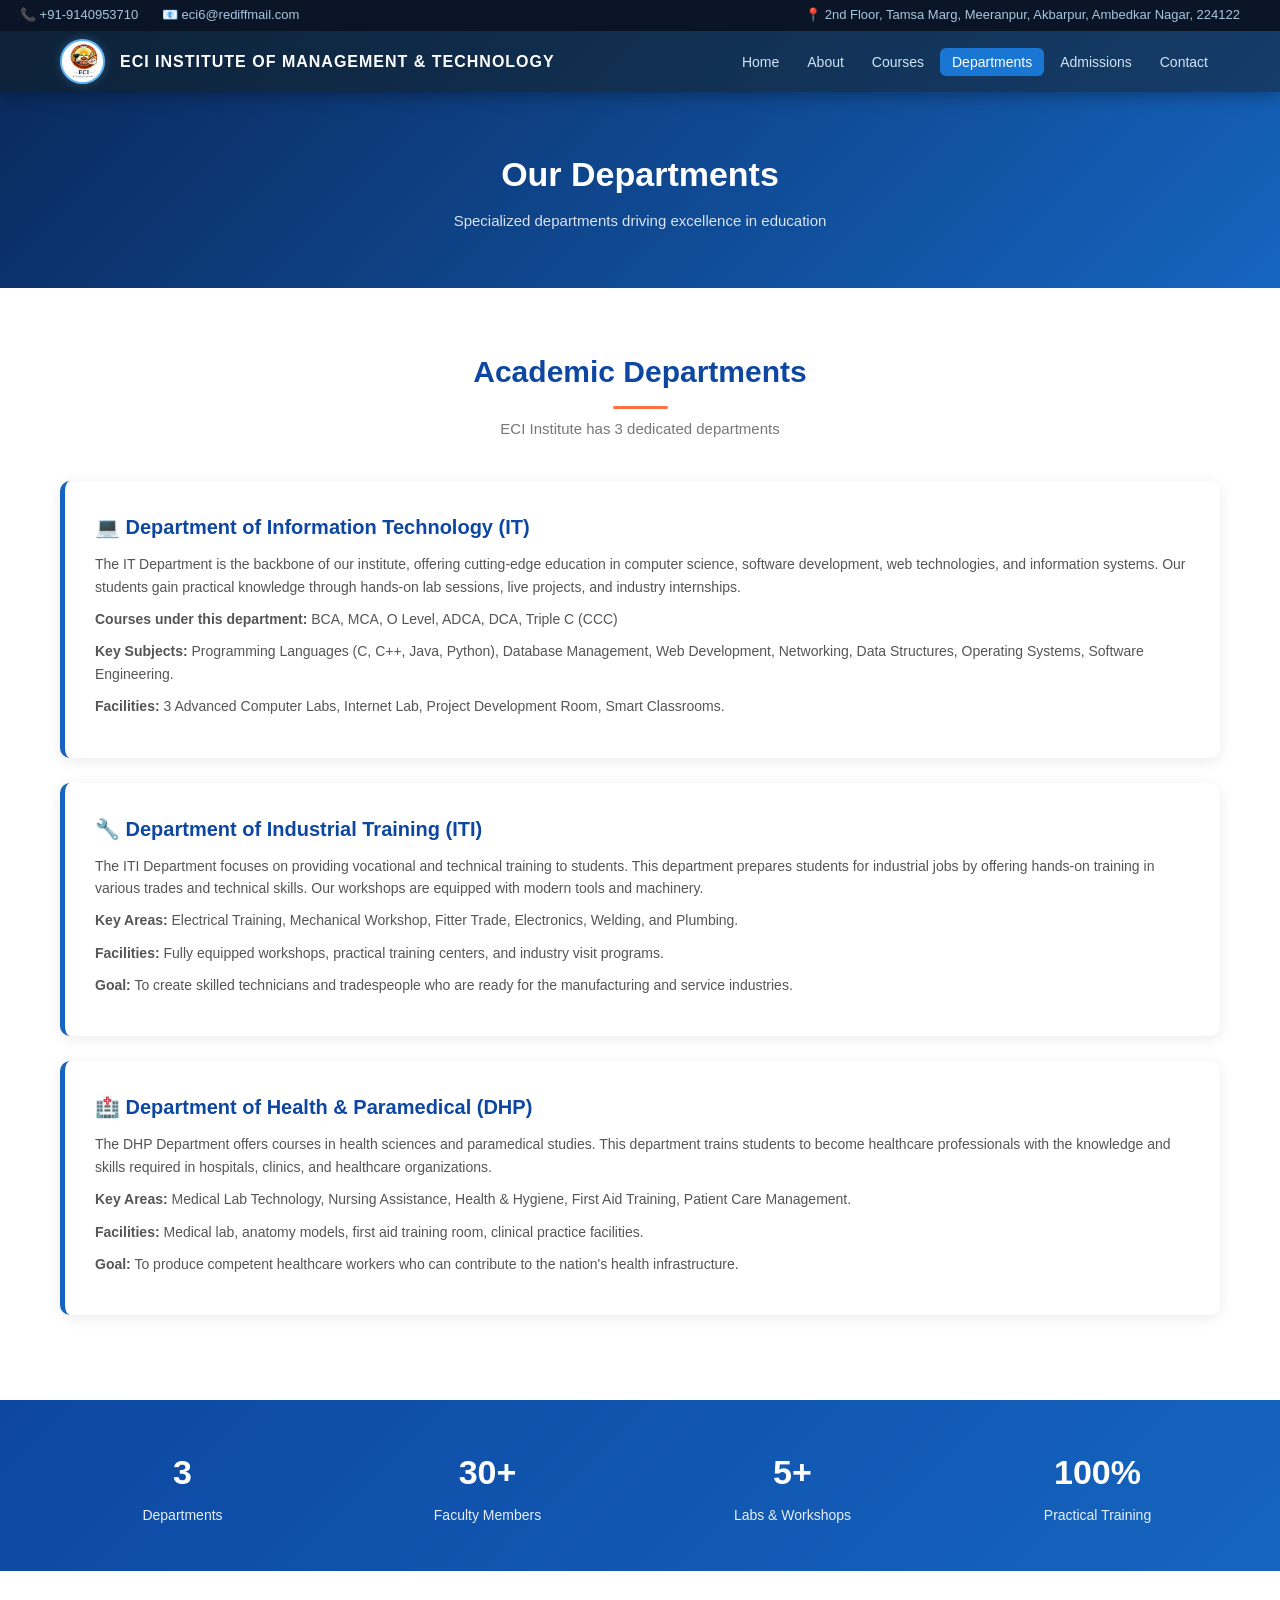
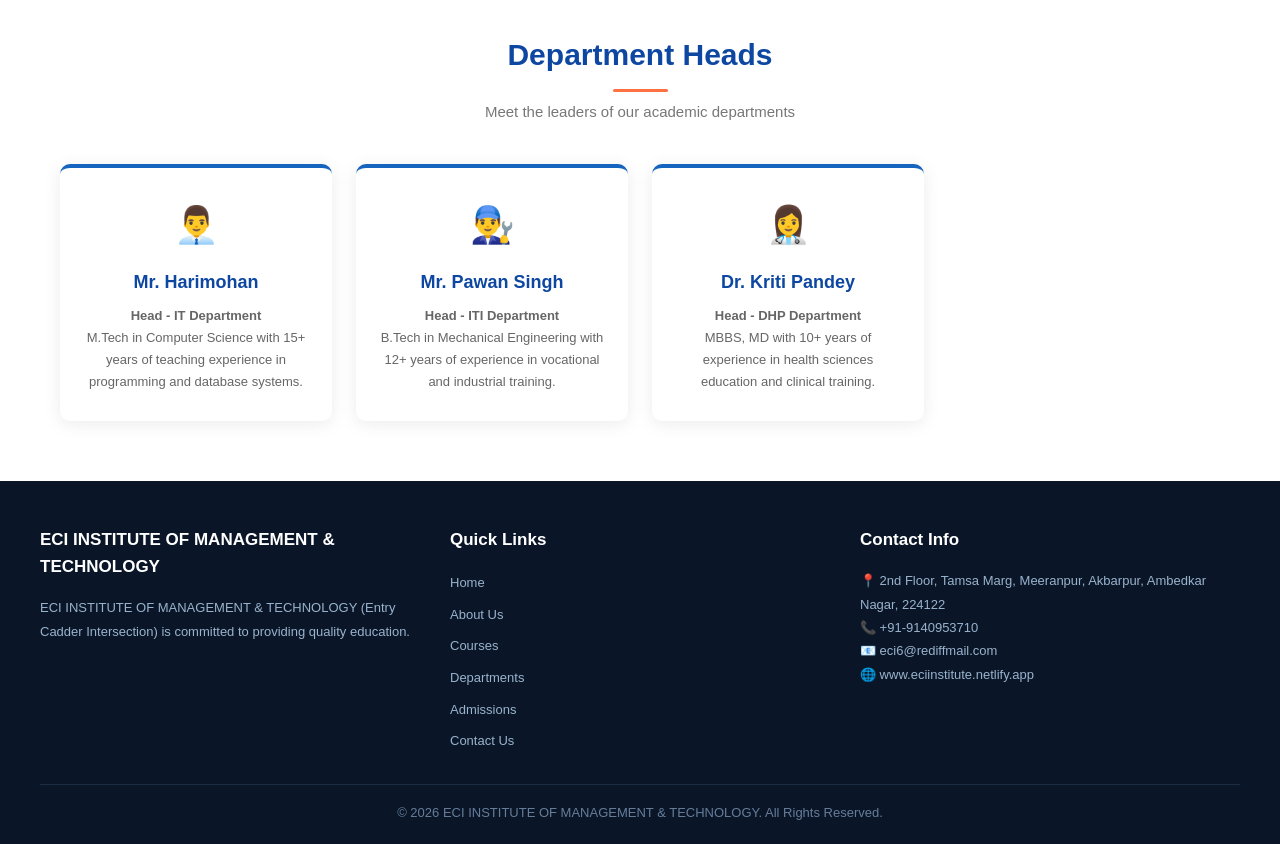
<file: departments.html>
<!DOCTYPE html>
<html lang="en">
<head>
    <meta charset="UTF-8">
    <meta name="viewport" content="width=device-width, initial-scale=1.0">
    <title>DEPARTMENTS - ECI INSTITUTE OF MANAGEMENT & TECHNOLOGY</title>
    <link rel="stylesheet" href="style.css">
</head>
<body>

    <!-- Top Bar -->
    <div class="top-bar">
        <div>
            <span>📞 +91-9140953710</span>
            <span>📧 eci6@rediffmail.com</span>
        </div>
        <div>
            <span>📍 2nd Floor, Tamsa Marg, Meeranpur, Akbarpur, Ambedkar Nagar, 224122</span>
        </div>
    </div>

    <!-- Header -->
    <header>
        <div class="header-container">
            <a href="index.html" class="logo">
                <img src="images/logo.jpg" alt="ECI Logo">
                <div class="logo-text">
                    <h1>ECI INSTITUTE OF MANAGEMENT & TECHNOLOGY</h1>
                </div>
            </a>
            <div class="burger-menu" id="burger">
                <span></span>
                <span></span>
                <span></span>
            </div>
            <nav>
                <ul>
                    <li><a href="index.html">Home</a></li>
                    <li><a href="about.html">About</a></li>
                    <li><a href="courses.html">Courses</a></li>
                    <li><a href="departments.html" class="active">Departments</a></li>
                    <li><a href="admissions.html">Admissions</a></li>
                    <li><a href="contact.html">Contact</a></li>
                </ul>
            </nav>
        </div>
    </header>

    <!-- Page Banner -->
    <section class="page-banner">
        <h2>Our Departments</h2>
        <p>Specialized departments driving excellence in education</p>
    </section>

    <!-- Departments -->
    <div class="section">
        <div class="section-title">
            <h2>Academic Departments</h2>
            <p>ECI Institute has 3 dedicated departments</p>
        </div>

        <!-- IT Department -->
        <div class="dept-card">
            <h3>💻 Department of Information Technology (IT)</h3>
            <p>The IT Department is the backbone of our institute, offering cutting-edge education in computer science, software development, web technologies, and information systems. Our students gain practical knowledge through hands-on lab sessions, live projects, and industry internships.</p>
            <p><strong>Courses under this department:</strong> BCA, MCA, O Level, ADCA, DCA, Triple C (CCC)</p>
            <p><strong>Key Subjects:</strong> Programming Languages (C, C++, Java, Python), Database Management, Web Development, Networking, Data Structures, Operating Systems, Software Engineering.</p>
            <p><strong>Facilities:</strong> 3 Advanced Computer Labs, Internet Lab, Project Development Room, Smart Classrooms.</p>
        </div>

        <!-- ITI Department -->
        <div class="dept-card">
            <h3>🔧 Department of Industrial Training (ITI)</h3>
            <p>The ITI Department focuses on providing vocational and technical training to students. This department prepares students for industrial jobs by offering hands-on training in various trades and technical skills. Our workshops are equipped with modern tools and machinery.</p>
            <p><strong>Key Areas:</strong> Electrical Training, Mechanical Workshop, Fitter Trade, Electronics, Welding, and Plumbing.</p>
            <p><strong>Facilities:</strong> Fully equipped workshops, practical training centers, and industry visit programs.</p>
            <p><strong>Goal:</strong> To create skilled technicians and tradespeople who are ready for the manufacturing and service industries.</p>
        </div>

        <!-- DHP Department -->
        <div class="dept-card">
            <h3>🏥 Department of Health & Paramedical (DHP)</h3>
            <p>The DHP Department offers courses in health sciences and paramedical studies. This department trains students to become healthcare professionals with the knowledge and skills required in hospitals, clinics, and healthcare organizations.</p>
            <p><strong>Key Areas:</strong> Medical Lab Technology, Nursing Assistance, Health & Hygiene, First Aid Training, Patient Care Management.</p>
            <p><strong>Facilities:</strong> Medical lab, anatomy models, first aid training room, clinical practice facilities.</p>
            <p><strong>Goal:</strong> To produce competent healthcare workers who can contribute to the nation's health infrastructure.</p>
        </div>
    </div>

    <!-- Department Stats -->
    <div class="stats-bar">
        <div class="stats-grid">
            <div class="stat-item">
                <h3>3</h3>
                <p>Departments</p>
            </div>
            <div class="stat-item">
                <h3>30+</h3>
                <p>Faculty Members</p>
            </div>
            <div class="stat-item">
                <h3>5+</h3>
                <p>Labs & Workshops</p>
            </div>
            <div class="stat-item">
                <h3>100%</h3>
                <p>Practical Training</p>
            </div>
        </div>
    </div>

    <!-- Faculty Heads -->
    <div class="section">
        <div class="section-title">
            <h2>Department Heads</h2>
            <p>Meet the leaders of our academic departments</p>
        </div>
        <div class="card-grid">
            <div class="card">
                <div class="icon">👨‍💼</div>
                <h3>Mr. Harimohan</h3>
                <p><strong>Head - IT Department</strong></p>
                <p>M.Tech in Computer Science with 15+ years of teaching experience in programming and database systems.</p>
            </div>
            <div class="card">
                <div class="icon">👨‍🔧</div>
                <h3>Mr. Pawan Singh</h3>
                <p><strong>Head - ITI Department</strong></p>
                <p>B.Tech in Mechanical Engineering with 12+ years of experience in vocational and industrial training.</p>
            </div>
            <div class="card">
                <div class="icon">👩‍⚕️</div>
                <h3>Dr. Kriti Pandey</h3>
                <p><strong>Head - DHP Department</strong></p>
                <p>MBBS, MD with 10+ years of experience in health sciences education and clinical training.</p>
            </div>
        </div>
    </div>

    <!-- Footer -->
    <footer>
        <div class="footer-grid">
            <div class="footer-col">
                <h3>ECI INSTITUTE OF MANAGEMENT & TECHNOLOGY</h3>
                <p>ECI INSTITUTE OF MANAGEMENT & TECHNOLOGY (Entry Cadder Intersection) is committed to providing quality education.</p>
            </div>
            <div class="footer-col">
                <h3>Quick Links</h3>
                <ul>
                    <li><a href="index.html">Home</a></li>
                    <li><a href="about.html">About Us</a></li>
                    <li><a href="courses.html">Courses</a></li>
                    <li><a href="departments.html">Departments</a></li>
                    <li><a href="admissions.html">Admissions</a></li>
                    <li><a href="contact.html">Contact Us</a></li>
                </ul>
            </div>
            <div class="footer-col">
                <h3>Contact Info</h3>
                <p>📍 2nd Floor, Tamsa Marg, Meeranpur, Akbarpur, Ambedkar Nagar, 224122</p>
                <p>📞 +91-9140953710</p>
                <p>📧 eci6@rediffmail.com</p>
                <p>🌐 www.eciinstitute.netlify.app</p>
            </div>
        </div>
        <div class="footer-bottom">
            <p>&copy; 2026 ECI INSTITUTE OF MANAGEMENT & TECHNOLOGY. All Rights Reserved.</p>
        </div>
    </footer>

    <script>
        const burger = document.getElementById('burger');
        const nav = document.querySelector('nav');

        burger.addEventListener('click', () => {
            burger.classList.toggle('active');
            nav.classList.toggle('active');
        });

        document.querySelectorAll('nav a').forEach(link => {
            link.addEventListener('click', () => {
                burger.classList.remove('active');
                nav.classList.remove('active');
            });
        });
    </script>
</body>
</html>
</file>
<file: style.css>
/* ===== RESET & BASE ===== */
* {
    margin: 0;
    padding: 0;
    box-sizing: border-box;
}

body {
    font-family: 'Segoe UI', Tahoma, Geneva, Verdana, sans-serif;
    color: #333;
    line-height: 1.6;
}

a {
    text-decoration: none;
}

ul {
    list-style: none;
}

/* ===== TOP BAR ===== */
.top-bar {
    background: #0a1628;
    color: #aac4e0;
    padding: 5px 20px;
    font-size: 13px;
    display: flex;
    justify-content: space-between;
    max-width: 100%;
    z-index: 1001;
}

@media (max-width: 768px) {
    .top-bar {
        display: none; /* Hide top bar on mobile for cleaner look */
    }
}

.top-bar span {
    margin-right: 20px;
}

/* ===== HEADER ===== */
header {
    background: linear-gradient(135deg, #0d2137, #153d6a);
    padding: 8px 0;
    position: sticky;
    top: 0;
    z-index: 1000;
    box-shadow: 0 4px 15px rgba(0, 0, 0, 0.3);
}

.header-container {
    max-width: 1200px;
    margin: 0 auto;
    display: flex;
    justify-content: space-between;
    align-items: center;
    padding: 0 20px;
    position: relative;
}

/* ===== BURGER MENU ===== */
.burger-menu {
    display: none;
    flex-direction: column;
    cursor: pointer;
    gap: 5px;
    z-index: 1001;
}

.burger-menu span {
    display: block;
    width: 25px;
    height: 3px;
    background: #fff;
    border-radius: 3px;
    transition: all 0.3s;
}

.logo {
    display: flex;
    align-items: center;
    gap: 15px;
}

.logo img {
    height: 45px;
    width: 45px;
    object-fit: contain;
    border-radius: 50%;
    background: #fff;
    padding: 2px;
    border: 2px solid #64b5f6;
    box-shadow: 0 0 10px rgba(100, 181, 246, 0.3);
}

.logo-text h1 {
    color: #ffffff;
    font-size: 16px;
    font-weight: 700;
    letter-spacing: 1px;
    margin: 0;
    text-transform: uppercase;
}


nav ul {
    display: flex;
    gap: 4px;
}

nav ul li a {
    color: #d0e4f7;
    padding: 6px 12px;
    border-radius: 6px;
    font-size: 14px;
    font-weight: 500;
    transition: all 0.3s;
}

nav ul li a:hover,
nav ul li a.active {
    background: #1976d2;
    color: #fff;
}

/* ===== HERO SECTION ===== */
.hero {
    background: linear-gradient(rgba(10, 42, 94, 0.7), rgba(10, 42, 94, 0.7)), url('images/iti-building.jpg');
    background-size: cover;
    background-position: center;
    color: #fff;
    text-align: center;
    padding: 120px 20px;
    min-height: 450px;
    display: flex;
    flex-direction: column;
    justify-content: center;
    align-items: center;
}

.hero h2 {
    font-size: 45px;
    margin-bottom: 12px;
    font-weight: 800;
    text-shadow: 0 2px 10px rgba(0,0,0,0.5);
}

.hero h3 {
    font-size: 20px;
    font-weight: 500;
    opacity: 0.9;
    margin-bottom: 15px;
    letter-spacing: 1px;
}

.hero p {
    font-size: 18px;
    max-width: 700px;
    margin: 0 auto 40px;
    opacity: 0.9;
}

.hero-btns {
    display: flex;
    gap: 15px;
    flex-wrap: wrap;
    justify-content: center;
}


/* ===== BUTTONS ===== */
.btn {
    display: inline-block;
    padding: 12px 32px;
    border-radius: 6px;
    font-size: 15px;
    font-weight: 600;
    margin: 5px;
    transition: all 0.3s;
    cursor: pointer;
    border: none;
}

.btn-primary {
    background: #ff7043;
    color: #fff;
}

.btn-primary:hover {
    background: #e64a19;
}

.btn-outline {
    background: transparent;
    color: #fff;
    border: 2px solid #fff;
}

.btn-outline:hover {
    background: #fff;
    color: #1565c0;
}

.btn-blue {
    background: #1565c0;
    color: #fff;
}

.btn-blue:hover {
    background: #0d47a1;
}

/* ===== PAGE BANNER ===== */
.page-banner {
    background: linear-gradient(135deg, #0a2a5e, #1565c0);
    color: #fff;
    text-align: center;
    padding: 55px 20px;
}

.page-banner h2 {
    font-size: 34px;
    font-weight: 700;
    margin-bottom: 8px;
}

.page-banner p {
    font-size: 15px;
    opacity: 0.85;
}

/* ===== SECTION ===== */
.section {
    padding: 60px 20px;
    max-width: 1200px;
    margin: 0 auto;
}

.section-gray {
    background: #f4f7fb;
}

.section-gray .section {
    max-width: 1200px;
    margin: 0 auto;
}

.section-title {
    text-align: center;
    margin-bottom: 40px;
}

.section-title h2 {
    font-size: 30px;
    color: #0d47a1;
    margin-bottom: 8px;
}

.section-title h2::after {
    content: '';
    display: block;
    width: 55px;
    height: 3px;
    background: #ff7043;
    margin: 10px auto 0;
    border-radius: 2px;
}

.section-title p {
    color: #777;
    font-size: 15px;
}

/* ===== CARD GRID ===== */
.card-grid {
    display: grid;
    grid-template-columns: repeat(auto-fill, minmax(270px, 1fr));
    gap: 24px;
}

.card {
    background: #fff;
    border-radius: 10px;
    padding: 28px 24px;
    box-shadow: 0 3px 18px rgba(0, 0, 0, 0.08);
    border-top: 4px solid #1565c0;
    transition: transform 0.3s;
    text-align: center;
}

.card:hover {
    transform: translateY(-6px);
}

.card .icon {
    font-size: 36px;
    margin-bottom: 14px;
}

.card h3 {
    color: #0d47a1;
    font-size: 18px;
    margin-bottom: 8px;
}

.card p {
    color: #666;
    font-size: 13px;
    line-height: 1.7;
}

/* ===== STATS BAR ===== */
.stats-bar {
    background: linear-gradient(135deg, #0d47a1, #1565c0);
    color: #fff;
    padding: 45px 20px;
}

.stats-grid {
    max-width: 1200px;
    margin: 0 auto;
    display: grid;
    grid-template-columns: repeat(auto-fit, minmax(180px, 1fr));
    gap: 20px;
    text-align: center;
}

.stat-item h3 {
    font-size: 34px;
    font-weight: 700;
}

.stat-item p {
    font-size: 14px;
    opacity: 0.9;
    margin-top: 4px;
}

/* ===== TABLE ===== */
.data-table {
    width: 100%;
    border-collapse: collapse;
    box-shadow: 0 2px 12px rgba(0, 0, 0, 0.08);
    border-radius: 8px;
    overflow: hidden;
    margin-top: 10px;
}

.data-table th {
    background: #1565c0;
    color: #fff;
    padding: 13px 16px;
    text-align: left;
    font-size: 14px;
}

.data-table td {
    padding: 12px 16px;
    border-bottom: 1px solid #eef2f7;
    font-size: 14px;
}

.data-table tr:nth-child(even) {
    background: #f8fafd;
}

.data-table tr:hover {
    background: #e8f0fe;
}

/* ===== ABOUT CONTENT ===== */
.about-grid {
    display: grid;
    grid-template-columns: 1fr 1fr;
    gap: 40px;
    align-items: center;
}

.about-text h3 {
    color: #0d47a1;
    font-size: 22px;
    margin-bottom: 14px;
}

.about-text p {
    color: #555;
    margin-bottom: 14px;
    font-size: 14px;
}

.about-img-box {
    background: linear-gradient(135deg, #e3f2fd, #bbdefb);
    height: 280px;
    border-radius: 12px;
    display: flex;
    align-items: center;
    justify-content: center;
    font-size: 16px;
    color: #1565c0;
    font-weight: 600;
}

/* ===== FEATURES LIST ===== */
.features-list {
    list-style: none;
    padding: 0;
}

.features-list li {
    padding: 10px 0;
    font-size: 15px;
    color: #444;
    border-bottom: 1px solid #eee;
}

.features-list li:last-child {
    border-bottom: none;
}

/* ===== CONTACT ===== */
.contact-grid {
    display: grid;
    grid-template-columns: 1fr 1fr;
    gap: 40px;
}

.contact-info-box {
    background: #f0f6ff;
    padding: 30px;
    border-radius: 10px;
}

.contact-info-box h3 {
    color: #0d47a1;
    margin-bottom: 20px;
    font-size: 20px;
}

.contact-info-box p {
    margin-bottom: 14px;
    font-size: 14px;
    color: #444;
}

/* ===== FORM ===== */
.form-group {
    margin-bottom: 18px;
}

.form-group label {
    display: block;
    margin-bottom: 6px;
    font-weight: 600;
    font-size: 14px;
    color: #333;
}

.form-group input,
.form-group textarea,
.form-group select {
    width: 100%;
    padding: 10px 14px;
    border: 2px solid #d6e2f0;
    border-radius: 6px;
    font-size: 14px;
    font-family: inherit;
    transition: border 0.3s;
}

.form-group input:focus,
.form-group textarea:focus,
.form-group select:focus {
    border-color: #1565c0;
    outline: none;
}

/* ===== FOOTER ===== */
footer {
    background: #0a1628;
    color: #99b3cc;
    padding: 45px 20px 20px;
}

.footer-grid {
    max-width: 1200px;
    margin: 0 auto;
    display: grid;
    grid-template-columns: repeat(auto-fit, minmax(230px, 1fr));
    gap: 30px;
}

.footer-col h3 {
    color: #fff;
    font-size: 17px;
    margin-bottom: 16px;
}

.footer-col p {
    font-size: 13px;
    line-height: 1.8;
}

.footer-col ul li {
    margin-bottom: 6px;
}

.footer-col ul li a {
    color: #99b3cc;
    font-size: 13px;
    transition: color 0.3s;
}

.footer-col ul li a:hover {
    color: #64b5f6;
}

.footer-bottom {
    max-width: 1200px;
    margin: 25px auto 0;
    padding-top: 18px;
    border-top: 1px solid #1a2d45;
    text-align: center;
    font-size: 13px;
    color: #667d99;
}

/* ===== DEPARTMENT CARD ===== */
.dept-card {
    background: #fff;
    border-radius: 10px;
    padding: 30px;
    margin-bottom: 25px;
    box-shadow: 0 3px 15px rgba(0, 0, 0, 0.08);
    border-left: 5px solid #1565c0;
}

.dept-card h3 {
    color: #0d47a1;
    font-size: 20px;
    margin-bottom: 10px;
}

.dept-card p {
    color: #555;
    font-size: 14px;
    margin-bottom: 10px;
}

/* ===== RESPONSIVE ===== */
@media (max-width: 992px) {
    .header-container {
        padding: 0 20px;
    }
    
    .hero h2 {
        font-size: 32px;
    }
}

@media (max-width: 768px) {
    .burger-menu {
        display: flex;
    }

    nav {
        position: fixed;
        top: 0;
        right: -100%;
        width: 70%;
        height: 100vh;
        background: #0d2137;
        padding: 80px 20px;
        transition: 0.4s;
        box-shadow: -5px 0 15px rgba(0,0,0,0.3);
        z-index: 1000;
    }

    nav.active {
        right: 0;
    }

    nav ul {
        flex-direction: column;
        gap: 15px;
        text-align: center;
    }

    nav ul li a {
        display: block;
        font-size: 18px;
        padding: 12px;
    }

    /* Burger Animation */
    .burger-menu.active span:nth-child(1) {
        transform: translateY(8px) rotate(45deg);
    }
    .burger-menu.active span:nth-child(2) {
        opacity: 0;
    }
    .burger-menu.active span:nth-child(3) {
        transform: translateY(-8px) rotate(-45deg);
    }

    .hero {
        padding: 60px 20px;
    }

    .hero h2 {
        font-size: 28px;
    }

    .hero h3 {
        font-size: 16px;
    }

    .hero p {
        font-size: 14px;
    }

    .btn {
        width: 100%;
        margin: 8px 0;
        padding: 14px;
    }

    .stats-grid {
        grid-template-columns: 1fr 1fr;
        gap: 25px;
    }

    .section {
        padding: 40px 15px;
    }

    .section-title h2 {
        font-size: 24px;
    }

    .card-grid {
        grid-template-columns: 1fr;
    }

    .about-grid, .contact-grid {
        grid-template-columns: 1fr;
        gap: 25px;
    }

    .footer-grid {
        grid-template-columns: 1fr;
        text-align: center;
    }

    .footer-col ul li {
        justify-content: center;
    }

    .data-table {
        display: block;
        overflow-x: auto;
    }
}

@media (max-width: 480px) {
    .hero h2 {
        font-size: 24px;
    }
    
    .stats-grid {
        grid-template-columns: 1fr;
    }

    .logo-text h1 {
        font-size: 14px;
    }
}

/* ===== CAMPUS GALLERY STYLES ===== */
.gallery-grid {
    display: grid;
    grid-template-columns: repeat(auto-fit, minmax(320px, 1fr));
    gap: 30px;
    margin-top: 40px;
}

.gallery-item {
    background: #fff;
    border-radius: 12px;
    overflow: hidden;
    box-shadow: 0 10px 30px rgba(0, 0, 0, 0.1);
    transition: all 0.4s cubic-bezier(0.175, 0.885, 0.32, 1.275);
    border: 1px solid #eee;
}

.gallery-item:hover {
    transform: translateY(-10px);
    box-shadow: 0 15px 40px rgba(0, 0, 0, 0.15);
}

.gallery-img-container {
    height: 240px;
    overflow: hidden;
    position: relative;
}

.gallery-img-container img {
    width: 100%;
    height: 100%;
    object-fit: cover;
    transition: transform 0.6s ease;
}

.gallery-item:hover .gallery-img-container img {
    transform: scale(1.1);
}

.gallery-info {
    padding: 25px;
    text-align: left;
    background: #fff;
}

.gallery-info h4 {
    color: #0d47a1;
    font-size: 18px;
    margin-bottom: 8px;
    font-weight: 700;
}

.gallery-info p {
    color: #666;
    font-size: 14px;
    line-height: 1.5;
}

/* Hero update for mobile */
@media (max-width: 768px) {
    .hero {
        padding: 80px 20px;
        min-height: 350px;
    }
    .hero h2 {
        font-size: 32px;
    }
    .gallery-grid {
        grid-template-columns: 1fr;
    }
}

/* Lightbox Styles */
.lightbox {
    display: none;
    position: fixed;
    z-index: 9999;
    left: 0;
    top: 0;
    width: 100%;
    height: 100%;
    background-color: rgba(0, 0, 0, 0.9);
    justify-content: center;
    align-items: center;
}

.lightbox-content {
    max-width: 90%;
    max-height: 80%;
    border: 4px solid #fff;
    border-radius: 8px;
    box-shadow: 0 0 30px rgba(0,0,0,0.5);
    animation: zoomIn 0.3s ease-out;
}

.close-lightbox {
    position: absolute;
    top: 30px;
    right: 50px;
    color: #fff;
    font-size: 50px;
    font-weight: bold;
    cursor: pointer;
    transition: 0.3s;
}

.close-lightbox:hover {
    color: #ff7043;
}

@keyframes zoomIn {
    from { transform: scale(0); opacity: 0; }
    to { transform: scale(1); opacity: 1; }
}

@media (max-width: 768px) {
    .close-lightbox {
        top: 20px;
        right: 20px;
        font-size: 40px;
    }
}

/* ===== REVIEW SECTION ===== */
.review-grid {
    display: grid;
    grid-template-columns: repeat(auto-fit, minmax(300px, 1fr));
    gap: 30px;
    margin-top: 40px;
}

.review-card {
    background: #fff;
    padding: 35px;
    border-radius: 12px;
    box-shadow: 0 10px 25px rgba(0, 0, 0, 0.05);
    position: relative;
    transition: transform 0.3s ease;
    border: 1px solid #eef2f7;
}

.review-card:hover {
    transform: translateY(-8px);
    box-shadow: 0 15px 35px rgba(0, 0, 0, 0.1);
}

.review-card::before {
    content: '"';
    position: absolute;
    top: 15px;
    right: 25px;
    font-size: 80px;
    color: #e3f2fd;
    font-family: serif;
    line-height: 1;
}

.review-stars {
    color: #ffb400;
    margin-bottom: 15px;
    font-size: 18px;
}

.review-text {
    color: #555;
    font-size: 15px;
    font-style: italic;
    margin-bottom: 25px;
    line-height: 1.8;
    position: relative;
    z-index: 1;
}

.review-author h4 {
    color: #0d47a1;
    font-size: 17px;
    margin-bottom: 2px;
}

.review-author span {
    color: #777;
    font-size: 13px;
    font-weight: 500;
}

@media (max-width: 768px) {
    .review-grid {
        grid-template-columns: 1fr;
    }
}
</file>
